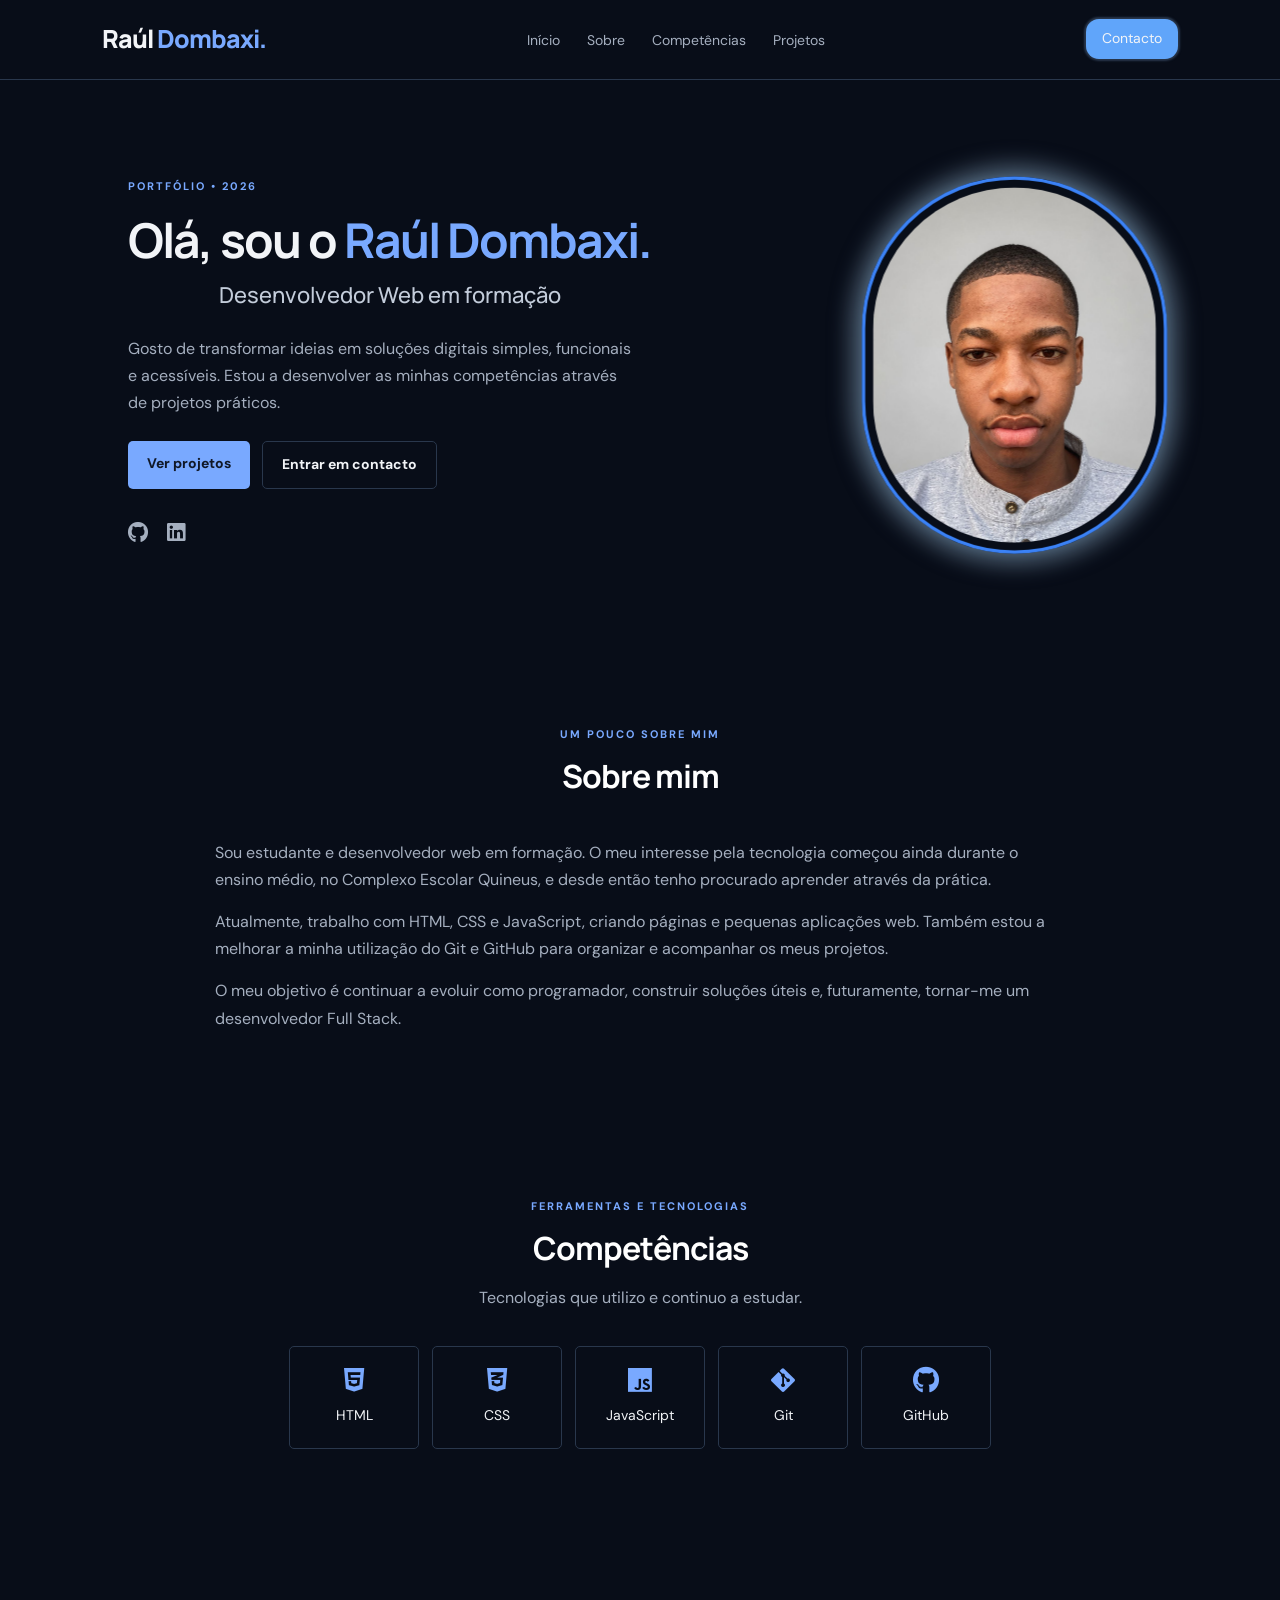
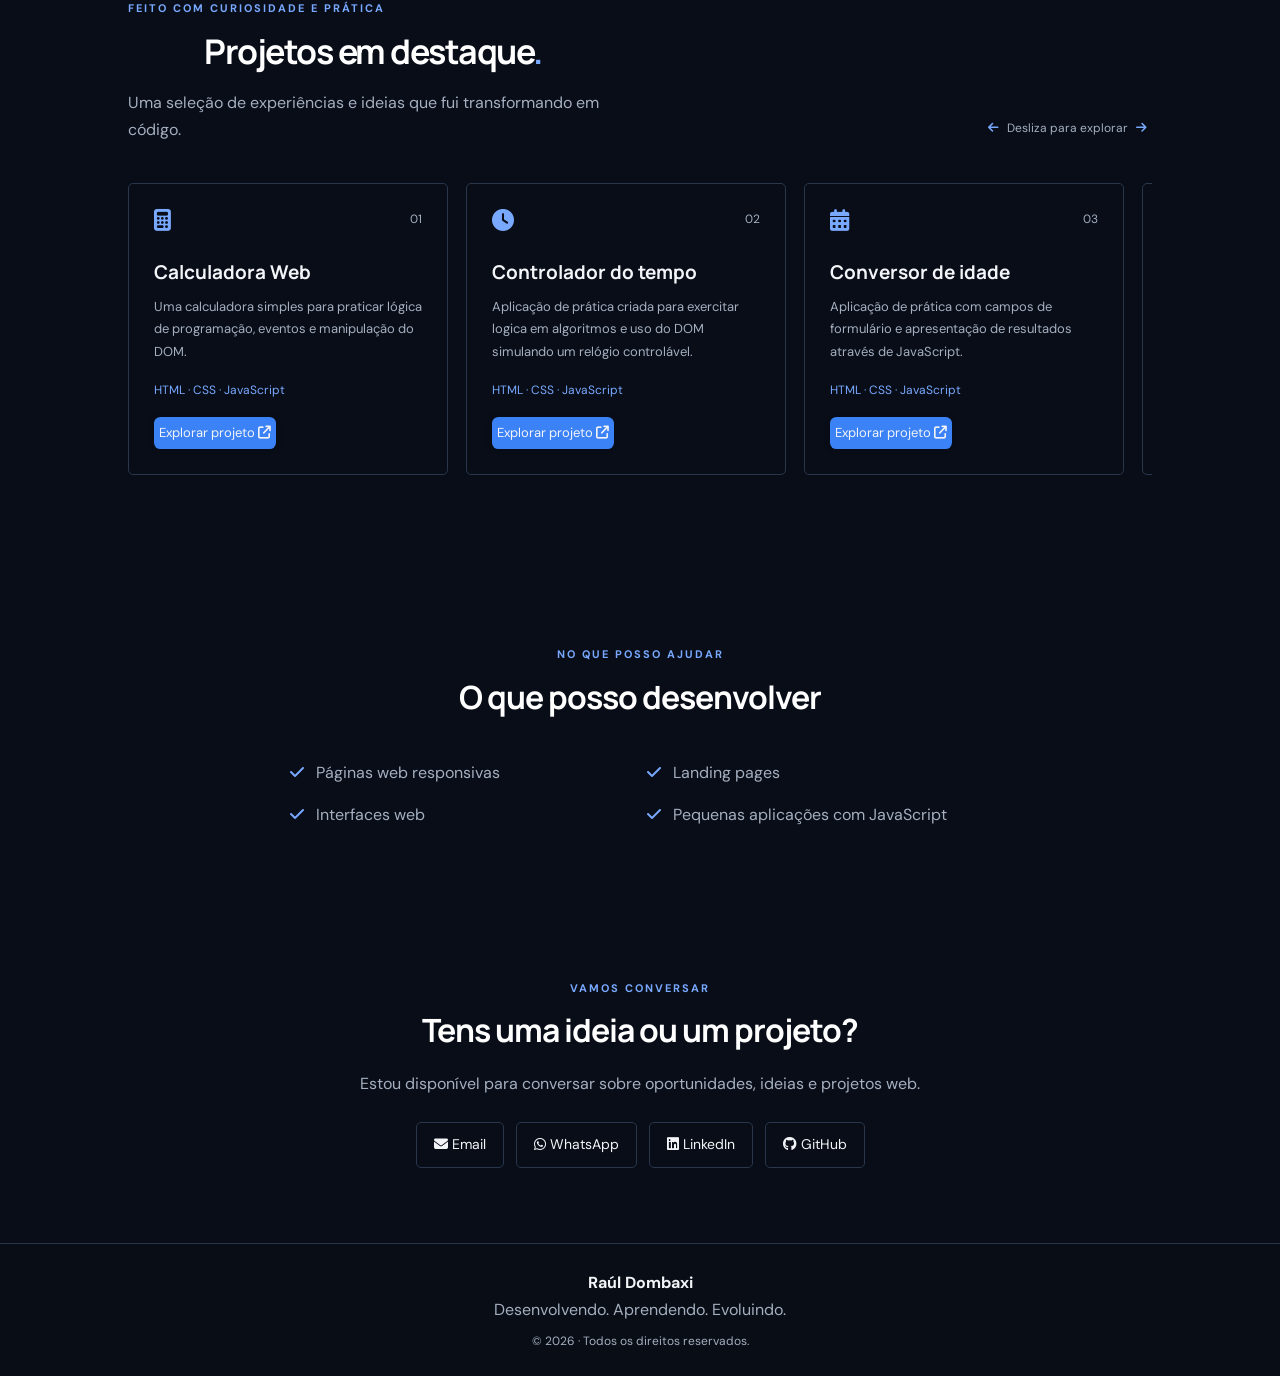
<file: index.html>
<!DOCTYPE html>
<html lang="pt">
<head>
  <meta charset="UTF-8">
  <meta name="viewport" content="width=device-width, initial-scale=1.0">
  <meta name="description" content="Portfólio de Raúl Dombaxi, desenvolvedor web em formação. Conheça os seus projetos e competências.">
  <meta name="robots" content="index,follow">
  <link rel="cannonical" href="https://raul-lac.vercel.app">


    <!--  FIM SEO -->

    <!-- INICIO OPEN GRAFICS -->
     <meta property="og:title"
content="Raúl Dombaxi | Desenvolvedor Web">

<meta property="og:description"
content="Portfólio de Raúl Dombaxi. Conheça os meus projetos e a minha jornada no desenvolvimento web.">
<meta property="og:image"
content="../img/image.png">
<meta property="og:url"
content="https://raul-dombaxi.vercel.app">
<meta property="og:type" content="website">
<meta property="og:site_name" content="Raúl Dombaxi">
<meta property="og:locale" content="pt_AO">

    <!-- FIM OPEN GRAFICS -->

  <title>Raúl Dombaxi | Desenvolvedor Web</title>
  <link rel="icon" sizes="180x180" href="/apple-touch-icon.png">
  <link rel="preconnect" href="https://fonts.googleapis.com">
  <link rel="preconnect" href="https://fonts.gstatic.com" crossorigin>
  <link href="https://fonts.googleapis.com/css2?family=DM+Sans:wght@400;500;600;700&family=Manrope:wght@500;600;700;800&display=swap" rel="stylesheet">
  <link rel="stylesheet" href="ferramentas/style/reset.css">
  <link rel="stylesheet" href="ferramentas/style/style.css">
  <link rel="stylesheet" href="https://cdnjs.cloudflare.com/ajax/libs/font-awesome/6.7.2/css/all.min.css">
</head>
<body>

  
  <header class="header">
    <a class="logo" href="#inicio">Raúl <span>Dombaxi.</span></a>
    <nav aria-label="Navegação principal">
      <ul>
        <li><a href="#inicio" class="mover">Início</a></li>
        <li><a href="#sobre">Sobre</a></li>
        <li><a href="#skills">Competências</a></li>
        <li><a href="#projectos">Projetos</a></li>
        
      </ul>
    </nav>
    <a href="#contacto" arial-label="botão de contacto">Contacto</a>
  </header>

  <main>
    <section class="inicio" id="inicio">
      <div class="inicio-texto">
        <p class="etiqueta">PORTFÓLIO • <span class="date-portofolio"></span></p>
        <h1>Olá, sou o <span>Raúl Dombaxi.</span></h1>
        <h2>Desenvolvedor Web em formação</h2>
        <p class="resumo">Gosto de transformar ideias em soluções digitais simples, funcionais e acessíveis. Estou a desenvolver as minhas competências através de projetos práticos.</p>
        <div class="botoes">
          <a class="botao principal" href="#projectos">Ver projetos</a>
          <a class="botao secundario" href="#contacto">Entrar em contacto</a>
        </div>

        <div class="redes">
          <a href="https://github.com/raulndombaxi19-commits" target="_blank" rel="noopener noreferrer" aria-label="GitHub"><i class="fa-brands fa-github"></i></a>
          <a href="https://www.linkedin.com/in/raul-dombaxi-a21a14431" target="_blank" rel="noopener noreferrer" aria-label="LinkedIn"><i class="fa-brands fa-linkedin"></i></a>
        </div>

      </div>
      
      <div class="inicio-imagem">
        <img src="img/image.png" alt="Fotografia de Raúl Dombaxi">
      </div>
    </section>

    <section class="secao sobre" id="sobre">
      <div class="titulo-secao">
        <p class="etiqueta">UM POUCO SOBRE MIM</p>
        <h2>Sobre mim</h2>
      </div>
      <div class="sobre-conteudo">
        <p>Sou estudante e desenvolvedor web em formação. O meu interesse pela tecnologia começou ainda durante o ensino médio, no Complexo Escolar Quineus, e desde então tenho procurado aprender através da prática.</p>
        <p>Atualmente, trabalho com HTML, CSS e JavaScript, criando páginas e pequenas aplicações web. Também estou a melhorar a minha utilização do Git e GitHub para organizar e acompanhar os meus projetos.</p>
        <p>O meu objetivo é continuar a evoluir como programador, construir soluções úteis e, futuramente, tornar-me um desenvolvedor Full Stack.</p>
      </div>
    </section>

    <section class="secao" id="skills">
      <div class="titulo-secao">
        <p class="etiqueta">FERRAMENTAS E TECNOLOGIAS</p>
        <h2>Competências</h2>
        <p class="subtexto">Tecnologias que utilizo e continuo a estudar.</p>
      </div>
      <div class="skills-lista">
        <div class="skill"><i class="fa-brands fa-html5"></i><span>HTML</span></div>
        <div class="skill"><i class="fa-brands fa-css3-alt"></i><span>CSS</span></div>
        <div class="skill"><i class="fa-brands fa-js"></i><span>JavaScript</span></div>
        <div class="skill"><i class="fa-brands fa-git-alt"></i><span>Git</span></div>
        <div class="skill"><i class="fa-brands fa-github"></i><span>GitHub</span></div>
      </div>
    </section>

    <section class="secao" id="projectos">
      <div class="titulo-secao titulo-projectos">
        <div>
          <p class="etiqueta">FEITO COM CURIOSIDADE E PRÁTICA</p>
          <h2>Projetos em destaque<span>.</span></h2>
          <p class="subtexto">Uma seleção de experiências e ideias que fui transformando em código.</p>
        </div>
        <p class="dica-scroll"><i class="fa-solid fa-arrow-left"></i> Desliza para explorar <i class="fa-solid fa-arrow-right"></i></p>
      </div>
      <div class="projetos-lista">
       
        <article class="projeto">
          <div class="projeto-topo"><i class="fa-solid fa-calculator"></i><span>01</span></div>
          <h3>Calculadora Web</h3>
          <p>Uma calculadora simples para praticar lógica de programação, eventos e manipulação do DOM.</p>
          <p class="tecnologias-projeto">HTML · CSS · JavaScript</p>
          <a href="projectos/calculadora.html">Explorar projeto <i class="fa-solid fa-arrow-up-right-from-square"></i></a>
        </article>

        <article class="projeto">
          <div class="projeto-topo"><i class="fa-solid fa-clock"></i><span>02</span></div>
          <h3>Controlador do tempo</h3>
          <p>Aplicação de prática criada para exercitar logica em algoritmos e uso do DOM simulando um relógio controlável.</p>
          <p class="tecnologias-projeto">HTML · CSS · JavaScript</p>
          <a href="projectos/relogio.html">Explorar projeto <i class="fa-solid fa-arrow-up-right-from-square"></i></a>
        </article>
        
       
        <article class="projeto">
          <div class="projeto-topo"><i class="fa-solid fa-calendar-days"></i><span>03</span></div>
          <h3>Conversor de idade</h3>
          <p>Aplicação de prática com campos de formulário e apresentação de resultados através de JavaScript.</p>
          <p class="tecnologias-projeto">HTML · CSS · JavaScript</p>
          <a href="#">Explorar projeto <i class="fa-solid fa-arrow-up-right-from-square"></i></a>
        </article>
        
        <article class="projeto">
          <div class="projeto-topo"><i class="fa-solid fa-wifi"></i><span>04</span></div>
          <h3>Deepnet</h3>
          <p>Landing page criada para marketing deserviços e produtos.</p>
          <p class="tecnologias-projeto">HTML · CSS · JavaScript</p>
          <a href="https://deepnet-fibra.netlify.app">Explorar projeto <i class="fa-solid fa-arrow-up-right-from-square"></i></a>
        </article>
       
        <article class="projeto">
          <div class="projeto-topo"><i class="fa-solid fa-school"></i><span>05</span></div>
          <h3>IMPPQ</h3>
          <p>Portal online Website desenvolvido para apresentar informações, cursos e serviços de uma instituição de ensino.</p>
          <p class="tecnologias-projeto">HTML · CSS · JavaScript</p>
          <a href="projectos/QUINEUS_PROJECT/Projecto/Home.html">Explorar projeto <i class="fa-solid fa-arrow-up-right-from-square"></i></a>
        </article>

       <article class="projeto">
    <div class="projeto-topo">
        <i class="fa-solid fa-mug-hot"></i>
        <span>06</span>
    </div>

    <h3>Cafetária Horizonte</h3>
    <p>Website moderno desenvolvido para apresentar os produtos, serviços e a identidade da Cafetária Horizonte.</p>
    <p class="tecnologias-projeto">HTML · CSS · JavaScript</p>
    <a href="https://cafetaria-horizonte.netlify.app/">
        Explorar projeto <i class="fa-solid fa-arrow-up-right-from-square"></i>
    </a>
</article>

<article class="projeto">
    <div class="projeto-topo">
        <i class="fa-brands fa-apple"></i>
        <span>07</span>
    </div>

    <h3>Apple Clone</h3>
    <p>Projeto criado para praticar desenvolvimento front-end através da recriação da interface de um site moderno.</p>
    <p class="tecnologias-projeto">HTML · CSS · JavaScript</p>
    <a href="projectos/site-apple-clone/index.html">
        Explorar projeto <i class="fa-solid fa-arrow-up-right-from-square"></i>
    </a>
</article>
      
      
      </div>
    </section>

    <section class="secao servicos">
      <div class="titulo-secao">
        <p class="etiqueta">NO QUE POSSO AJUDAR</p>
        <h2>O que posso desenvolver</h2>
      </div>
      <ul>
        <li><i class="fa-solid fa-check"></i> Páginas web responsivas</li>
        <li><i class="fa-solid fa-check"></i> Landing pages</li>
        <li><i class="fa-solid fa-check"></i> Interfaces web</li>
        <li><i class="fa-solid fa-check"></i> Pequenas aplicações com JavaScript</li>
      </ul>
    </section>

    <section class="contacto" id="contacto">
      <p class="etiqueta">VAMOS CONVERSAR</p>
      <h2>Tens uma ideia ou um projeto?</h2>
      <p>Estou disponível para conversar sobre oportunidades, ideias e projetos web.</p>
      
      <div class="contactos-lista">
      
        <a href="mailto:raulndombaxi19@gmail.com"><i class="fa-solid fa-envelope"></i> Email</a>
      
        <a href="https://wa.me/244942252523" target="_blank" rel="noopener noreferrer"><i class="fa-brands fa-whatsapp"></i> WhatsApp</a>
      
        <a href="https://www.linkedin.com/in/raul-dombaxi-a21a14431" target="_blank" rel="noopener noreferrer"><i class="fa-brands fa-linkedin"></i> LinkedIn</a>
       
        <a href="https://github.com/Raúl-Dombaxi16" target="_blank" rel="noopener noreferrer"><i class="fa-brands fa-github"></i> GitHub</a>
      
      </div>
    </section>
  </main>

  <footer>
    <p><strong>Raúl Dombaxi</strong></p>
    <p>Desenvolvendo. Aprendendo. Evoluindo.</p>
    <p class="copyright">© <span class="date-portofolio"></span> · Todos os direitos reservados.</p>
  </footer>
  <script src="ferramentas/Js/script.js" ></script>
</body>
</html>
</file>
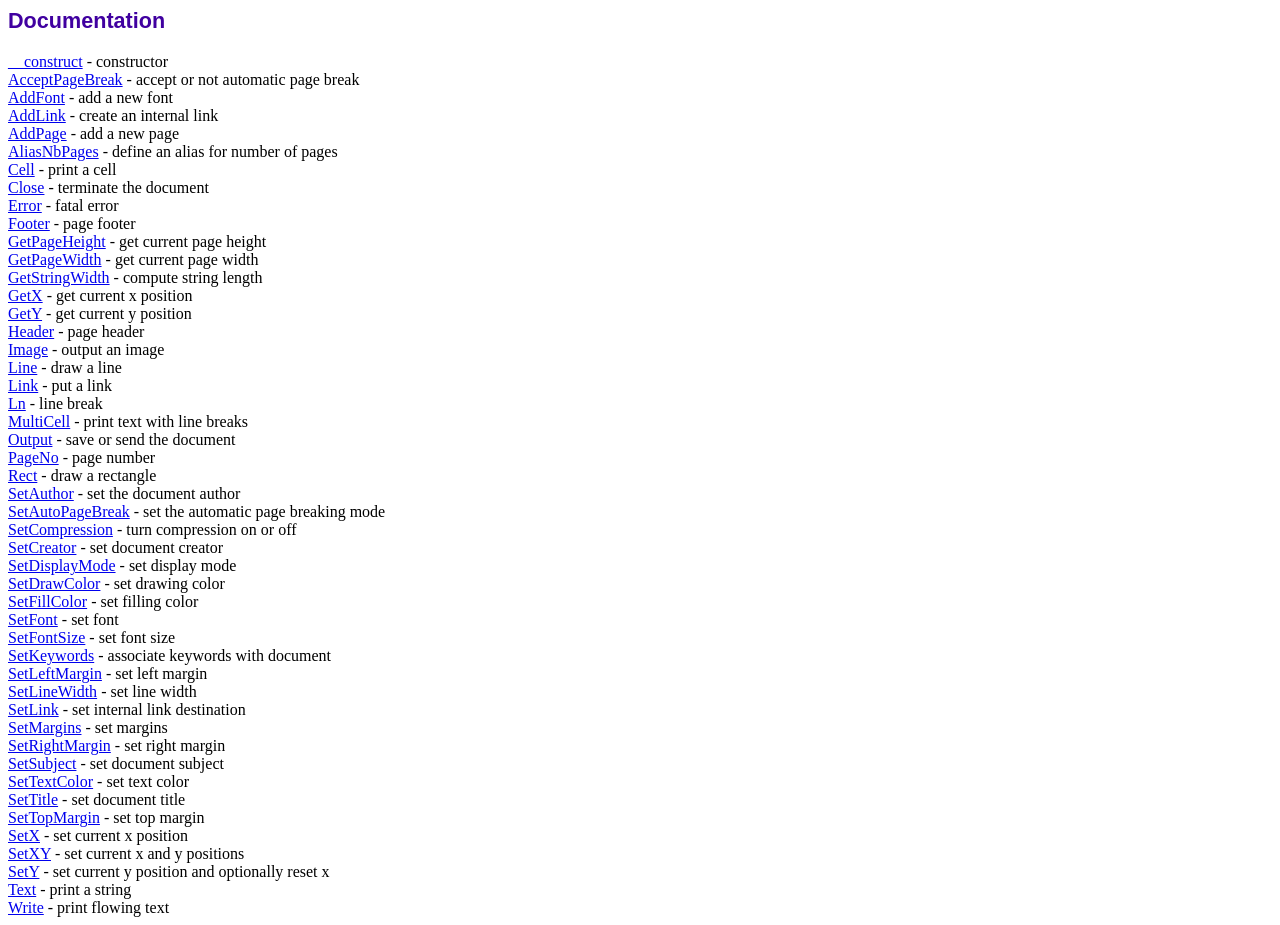
<file: projectos/QUINEUS_PROJECT/Projecto/fpdf19/doc/index.htm>
<!DOCTYPE html PUBLIC "-//W3C//DTD HTML 4.01 Transitional//EN">
<html>
<head>
<meta http-equiv="Content-Type" content="text/html; charset=UTF-8">
<title>Documentation</title>
<link type="text/css" rel="stylesheet" href="../fpdf.css">
</head>
<body>
<h1>Documentation</h1>
<a href="__construct.htm">__construct</a> - constructor<br>
<a href="acceptpagebreak.htm">AcceptPageBreak</a> - accept or not automatic page break<br>
<a href="addfont.htm">AddFont</a> - add a new font<br>
<a href="addlink.htm">AddLink</a> - create an internal link<br>
<a href="addpage.htm">AddPage</a> - add a new page<br>
<a href="aliasnbpages.htm">AliasNbPages</a> - define an alias for number of pages<br>
<a href="cell.htm">Cell</a> - print a cell<br>
<a href="close.htm">Close</a> - terminate the document<br>
<a href="error.htm">Error</a> - fatal error<br>
<a href="footer.htm">Footer</a> - page footer<br>
<a href="getpageheight.htm">GetPageHeight</a> - get current page height<br>
<a href="getpagewidth.htm">GetPageWidth</a> - get current page width<br>
<a href="getstringwidth.htm">GetStringWidth</a> - compute string length<br>
<a href="getx.htm">GetX</a> - get current x position<br>
<a href="gety.htm">GetY</a> - get current y position<br>
<a href="header.htm">Header</a> - page header<br>
<a href="image.htm">Image</a> - output an image<br>
<a href="line.htm">Line</a> - draw a line<br>
<a href="link.htm">Link</a> - put a link<br>
<a href="ln.htm">Ln</a> - line break<br>
<a href="multicell.htm">MultiCell</a> - print text with line breaks<br>
<a href="output.htm">Output</a> - save or send the document<br>
<a href="pageno.htm">PageNo</a> - page number<br>
<a href="rect.htm">Rect</a> - draw a rectangle<br>
<a href="setauthor.htm">SetAuthor</a> - set the document author<br>
<a href="setautopagebreak.htm">SetAutoPageBreak</a> - set the automatic page breaking mode<br>
<a href="setcompression.htm">SetCompression</a> - turn compression on or off<br>
<a href="setcreator.htm">SetCreator</a> - set document creator<br>
<a href="setdisplaymode.htm">SetDisplayMode</a> - set display mode<br>
<a href="setdrawcolor.htm">SetDrawColor</a> - set drawing color<br>
<a href="setfillcolor.htm">SetFillColor</a> - set filling color<br>
<a href="setfont.htm">SetFont</a> - set font<br>
<a href="setfontsize.htm">SetFontSize</a> - set font size<br>
<a href="setkeywords.htm">SetKeywords</a> - associate keywords with document<br>
<a href="setleftmargin.htm">SetLeftMargin</a> - set left margin<br>
<a href="setlinewidth.htm">SetLineWidth</a> - set line width<br>
<a href="setlink.htm">SetLink</a> - set internal link destination<br>
<a href="setmargins.htm">SetMargins</a> - set margins<br>
<a href="setrightmargin.htm">SetRightMargin</a> - set right margin<br>
<a href="setsubject.htm">SetSubject</a> - set document subject<br>
<a href="settextcolor.htm">SetTextColor</a> - set text color<br>
<a href="settitle.htm">SetTitle</a> - set document title<br>
<a href="settopmargin.htm">SetTopMargin</a> - set top margin<br>
<a href="setx.htm">SetX</a> - set current x position<br>
<a href="setxy.htm">SetXY</a> - set current x and y positions<br>
<a href="sety.htm">SetY</a> - set current y position and optionally reset x<br>
<a href="text.htm">Text</a> - print a string<br>
<a href="write.htm">Write</a> - print flowing text<br>
</body>
</html>
</file>
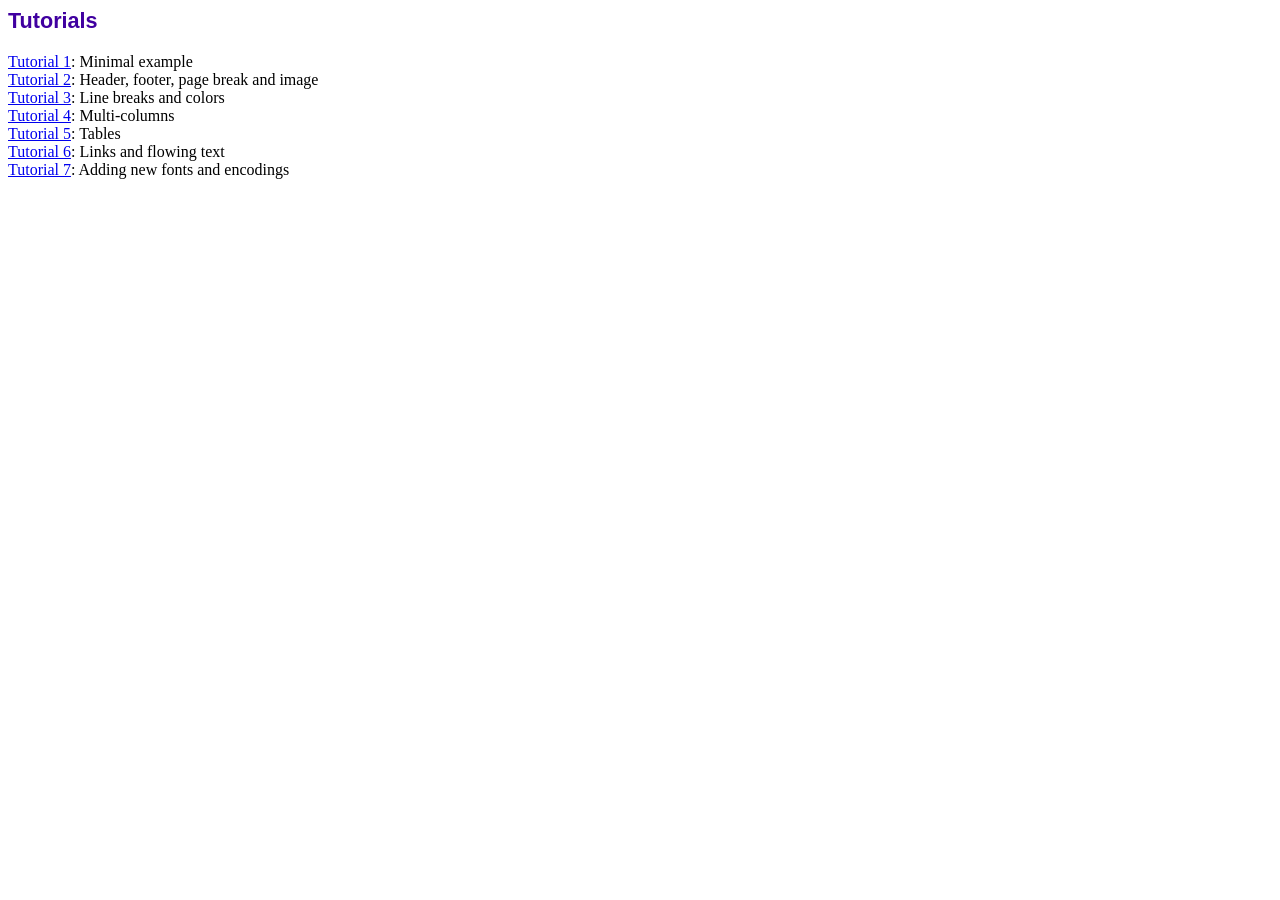
<file: projectos/QUINEUS_PROJECT/Projecto/fpdf19/tutorial/index.htm>
<!DOCTYPE html PUBLIC "-//W3C//DTD HTML 4.01 Transitional//EN">
<html>
<head>
<meta http-equiv="Content-Type" content="text/html; charset=UTF-8">
<title>Tutorials</title>
<link type="text/css" rel="stylesheet" href="../fpdf.css">
</head>
<body>
<h1>Tutorials</h1>
<ul style="list-style-type:none; margin-left:0; padding-left:0">
<li><a href="tuto1.htm">Tutorial 1</a>: Minimal example</li>
<li><a href="tuto2.htm">Tutorial 2</a>: Header, footer, page break and image</li>
<li><a href="tuto3.htm">Tutorial 3</a>: Line breaks and colors</li>
<li><a href="tuto4.htm">Tutorial 4</a>: Multi-columns</li>
<li><a href="tuto5.htm">Tutorial 5</a>: Tables</li>
<li><a href="tuto6.htm">Tutorial 6</a>: Links and flowing text</li>
<li><a href="tuto7.htm">Tutorial 7</a>: Adding new fonts and encodings</li>
</ul>
</body>
</html>
</file>
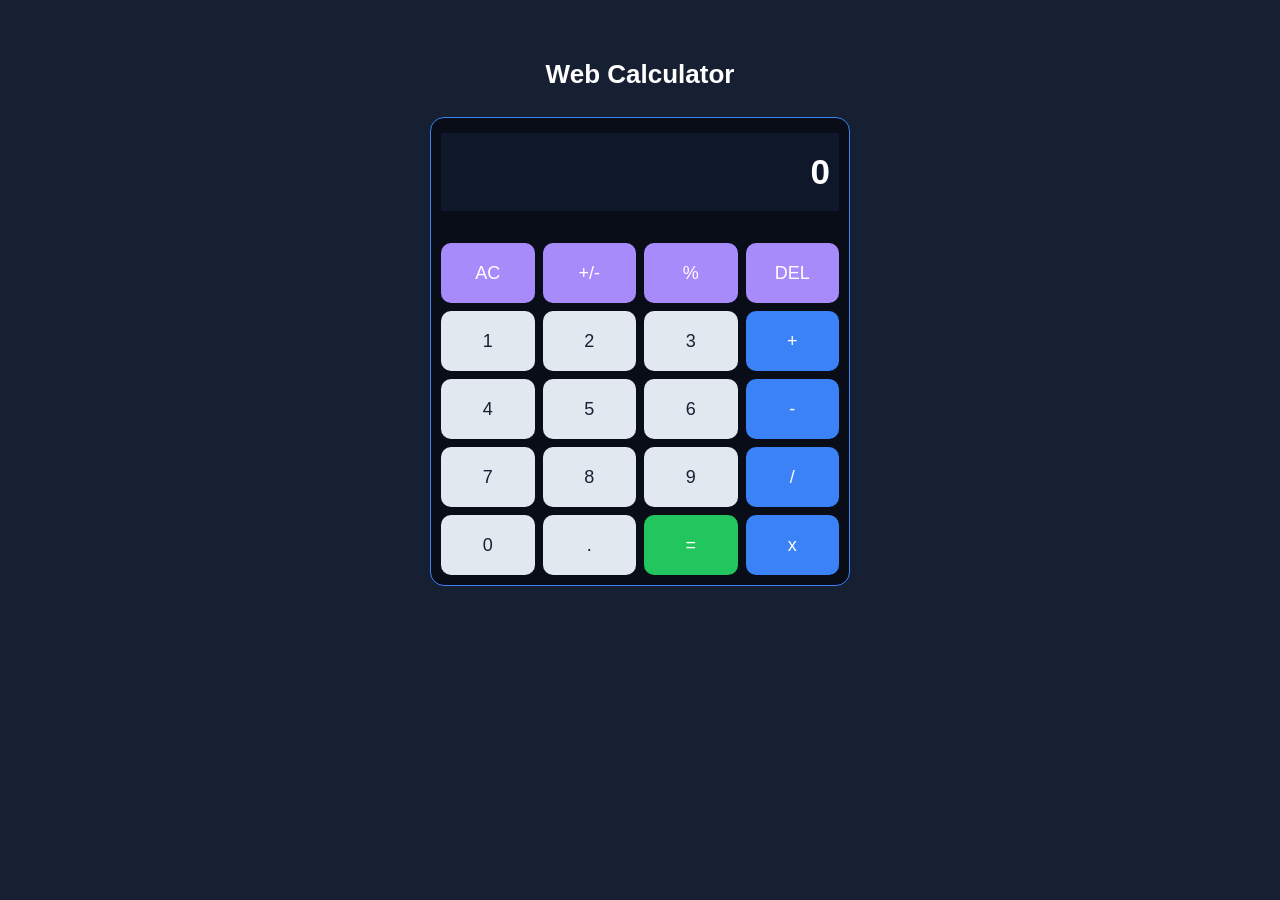
<file: projectos/calculadora.html>
<!DOCTYPE html>
<html>

<head>
  <meta charset="UTF-8">
  <meta name="viewport" content="width=device-width, initial-scale=1">
  <link rel="stylesheet" href="../ferramentas/style/style.css">
  <style>
  
 
  </style>
  <title></title>
</head>

<body class="calculator">
  <h2>Web Calculator</h2>
  <section class="art">
    <section class="display">
      0
    </section><br>
    <section class="controles">
      <button class="operador_el" id="Eliminar">AC</button>
      <button class="operador_elo" id="alterar" >+/-</button>
      <button class="operador_elo" id="porcentos">%</button>
      <button class="operador_el">DEL</button>
      <button class="btn" data-number="1">1</button>
      <button class="btn" data-number="2">2</button>
      <button class="btn" data-number="3">3</button>
      <button class="operadores">+</button>
      <button class="btn" data-number="4">4</button>
      <button class="btn" data-number="5">5</button>
      <button class="btn" data-number="6">6</button>
      <button class="operadores">-</button>
      <button class="btn" data-number="7">7</button>
      <button class="btn" data-number="8">8 </button>
      <button class="btn" data-number="9">9</button>
      <button class="operadores">/</button>
      <button class="btn" data-number="0">0</button>
      <button class="btn" data-number=".">.</button>
      <button class="igual">=</button>
      <button class="operadores">x</button>
    
    </section>
  </section>
 <script src="../ferramentas/Js/calculadora.js"></script>
</body>

</html>
</file>
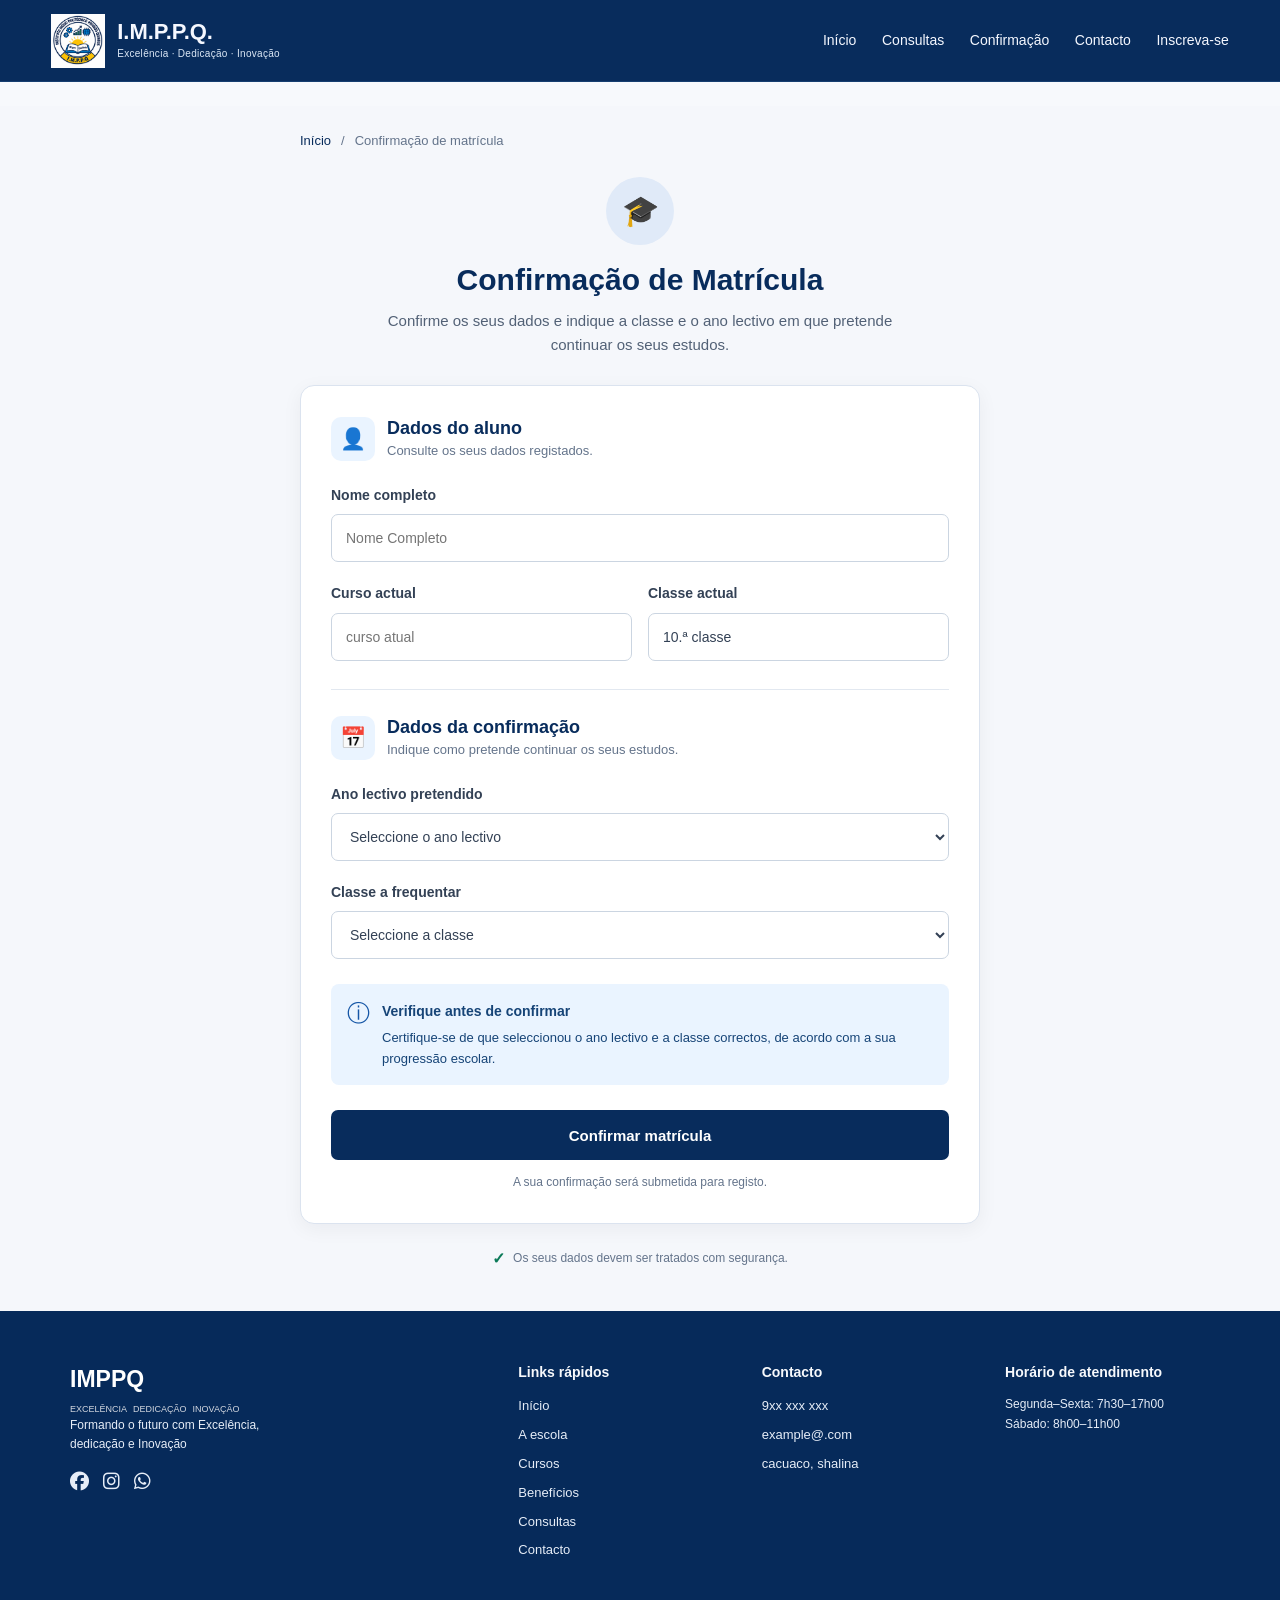
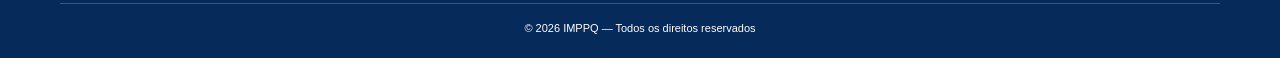
<file: projectos/QUINEUS_PROJECT/Projecto/confirmacao.html>
<!DOCTYPE html>
<html lang="pt">
<head>
    <meta charset="UTF-8">
    <meta name="viewport" content="width=device-width, initial-scale=1.0">

    <title>Confirmação de Matrícula | I.M.P.P.Q.</title>
    <link rel="stylesheet" href="https://cdnjs.cloudflare.com/ajax/libs/font-awesome/6.7.2/css/all.min.css">
    
    <link rel="stylesheet" href="materiais/estilos.css">
</head>
<body>

    <div id="confirmacao">

        <header class="cabecalho-partilhado">
    <a href="Home.php" class="marca" aria-label="Página inicial do I.M.P.P.Q.">
        <img src="img/logo.png" alt="Logótipo do I.M.P.P.Q.">
        <div class="marca-texto">
            <h2>I.M.P.P.Q.</h2>
            <p>Excelência · Dedicação · Inovação</p>
        </div>
    </a>

    <nav class="navegacao" aria-label="Navegação principal">
        <a href="Home.html">Início</a>
        <a href="consultas.html">Consultas</a>
        <a href="confirmacao.html">Confirmação</a>
        <a href="https://wa.me/942252523">Contacto</a>
        <a href="cadastre.html">Inscreva-se</a>
    </nav>
</header>

        <!-- Conteúdo principal -->
        <main class="principal">

            <!-- Navegação -->
            <div class="caminho">
                <a href="Home.html">Início</a>
                <span>/</span>
                <span>Confirmação de matrícula</span>
            </div>

            <!-- Introdução -->
            <section class="introducao">

                <div class="icone-principal">
                    <span>🎓</span>
                </div>

                <h1>Confirmação de Matrícula</h1>

                <p>
                    Confirme os seus dados e indique a classe e o ano
                    lectivo em que pretende continuar os seus estudos.
                </p>

            </section>

            <!-- Formulário de confirmação -->
            <section class="cartao">

                <form action="#" method="post">

                    <!-- Dados do aluno -->
                    <div class="titulo-seccao">

                        <span class="icone-seccao">👤</span>

                        <div>
                            <h2>Dados do aluno</h2>
                            <p>Consulte os seus dados registados.</p>
                        </div>

                    </div>

                    <div class="campo">
                        <label for="nome">Nome completo</label>

                        <input
                            type="text"
                            id="nome"
                            name="nome"
                            value=""
                            placeholder="Nome Completo"
                        
                        >
                    </div>

                    <div class="campos-duplos">

                        <div class="campo">
                            <label for="curso">Curso actual</label>

                            <input
                                type="text"
                                id="curso"
                                name="curso"
                                value=""
                                placeholder="curso atual"
                        
                            >
                        </div>

                        <div class="campo">
                            <label for="classe_atual">Classe actual</label>

                            <input
                                type="text"
                                id="classe_atual"
                                name="classe"
                                value="10.ª classe"
                            
                            >
                        </div>

                    </div>

                    <div class="separador"></div>

                    <!-- Dados da confirmação -->
                    <div class="titulo-seccao">

                        <span class="icone-seccao">📅</span>

                        <div>
                            <h2>Dados da confirmação</h2>
                            <p>
                                Indique como pretende continuar os seus estudos.
                            </p>
                        </div>

                    </div>

                    <!-- Ano lectivo -->
                    <div class="campo">
                        <label for="ano_lectivo">
                            Ano lectivo pretendido
                        </label>

                        <select
                            id="ano_lectivo"
                            name="ano_lectivo"
                            required
                        >
                            <option value="">
                                Seleccione o ano lectivo
                            </option>

                            <option value="2027/2028">
                                2027/2028
                            </option>

                            <option value="2028/2029">
                                2028/2029
                            </option>
                        </select>
                    </div>

                    <!-- Classe pretendida -->
                    <div class="campo">
                        <label for="classe_pretendida">
                            Classe a frequentar
                        </label>

                        <select
                            id="classe_pretendida"
                            name="classe_pretendida"
                            required
                        >
                            <option value="">
                                Seleccione a classe
                            </option>

                            <option value="10.ª classe">
                                10.ª classe
                            </option>

                            <option value="11.ª classe">
                                11.ª classe
                            </option>

                            <option value="12.ª classe">
                                12.ª classe
                            </option>

                            <option value="13.ª classe">
                                13.ª classe
                            </option>
                        </select>
                    </div>

                    <!-- Aviso -->
                    <div class="aviso">

                        <span class="aviso-icone">ⓘ</span>

                        <div>
                            <h3>Verifique antes de confirmar</h3>

                            <p>
                                Certifique-se de que seleccionou o ano
                                lectivo e a classe correctos, de acordo
                                com a sua progressão escolar.
                            </p>
                        </div>

                    </div>

                    <!-- Botão -->
                    <button
                        type="submit"
                        class="botao-confirmar"
                    >
                        Confirmar matrícula
                    </button>

                    <p class="nota">
                        A sua confirmação será submetida para registo.
                    </p>

                </form>

            </section>

            <!-- Segurança -->
            <div class="seguranca">
                <span>✓</span>

                <p>
                    Os seus dados devem ser tratados com segurança.
                </p>
            </div>

        </main>

        <!-- Rodapé -->
        <footer class="site-footer">
  <div class="foot_container">
    <section class="footer_child1">
      <h2>IMPPQ</h2>
      <ul class="menu1">
        <li>EXCELÊNCIA</li>
        <li class="ter">DEDICAÇÃO</li>
        <li class="ter">INOVAÇÃO</li>
      </ul>
      <p>Formando o futuro com Excelência,<br>dedicação e Inovação</p>
      <div class="footer-social">
        <a href="#" aria-label="Facebook"><i class="fa-brands fa-facebook" aria-hidden="true"></i></a>
        <a href="#" aria-label="Instagram"><i class="fa-brands fa-instagram" aria-hidden="true"></i></a>
        <a href="https://wa.me/942252523" aria-label="WhatsApp"><i class="fa-brands fa-whatsapp" aria-hidden="true"></i></a>
      </div>
    </section>
    <section class="footer_child2">
      <h3>Links rápidos</h3>
      <ul>
        <li><a href="Home.php#inicio">Início</a></li>
        <li><a href="Home.php#escola">A escola</a></li>
        <li><a href="Home.php#cursos">Cursos</a></li>
        <li><a href="Home.php#recursos">Benefícios</a></li>
        <li><a href="consultas.php">Consultas</a></li>
        <li><a href="https://wa.me/942252523">Contacto</a></li>
      </ul>
    </section>
    <section class="footer_child3">
      <h3>Contacto</h3>
      <ul>
        <li><span>9xx xxx xxx</span></li>
        <li><span>example@.com</span></li>
        <li><span>cacuaco, shalina</span></li>
      </ul>
    </section>
    <section class="footer_4">
      <h3>Horário de atendimento</h3>
      <p>Segunda–Sexta: 7h30–17h00</p>
      <p>Sábado: 8h00–11h00</p>
    </section>
  </div>
  <p class="slr">© 2026 IMPPQ — Todos os direitos reservados</p>
</footer>


    </div>

</body>
</html>
</file>
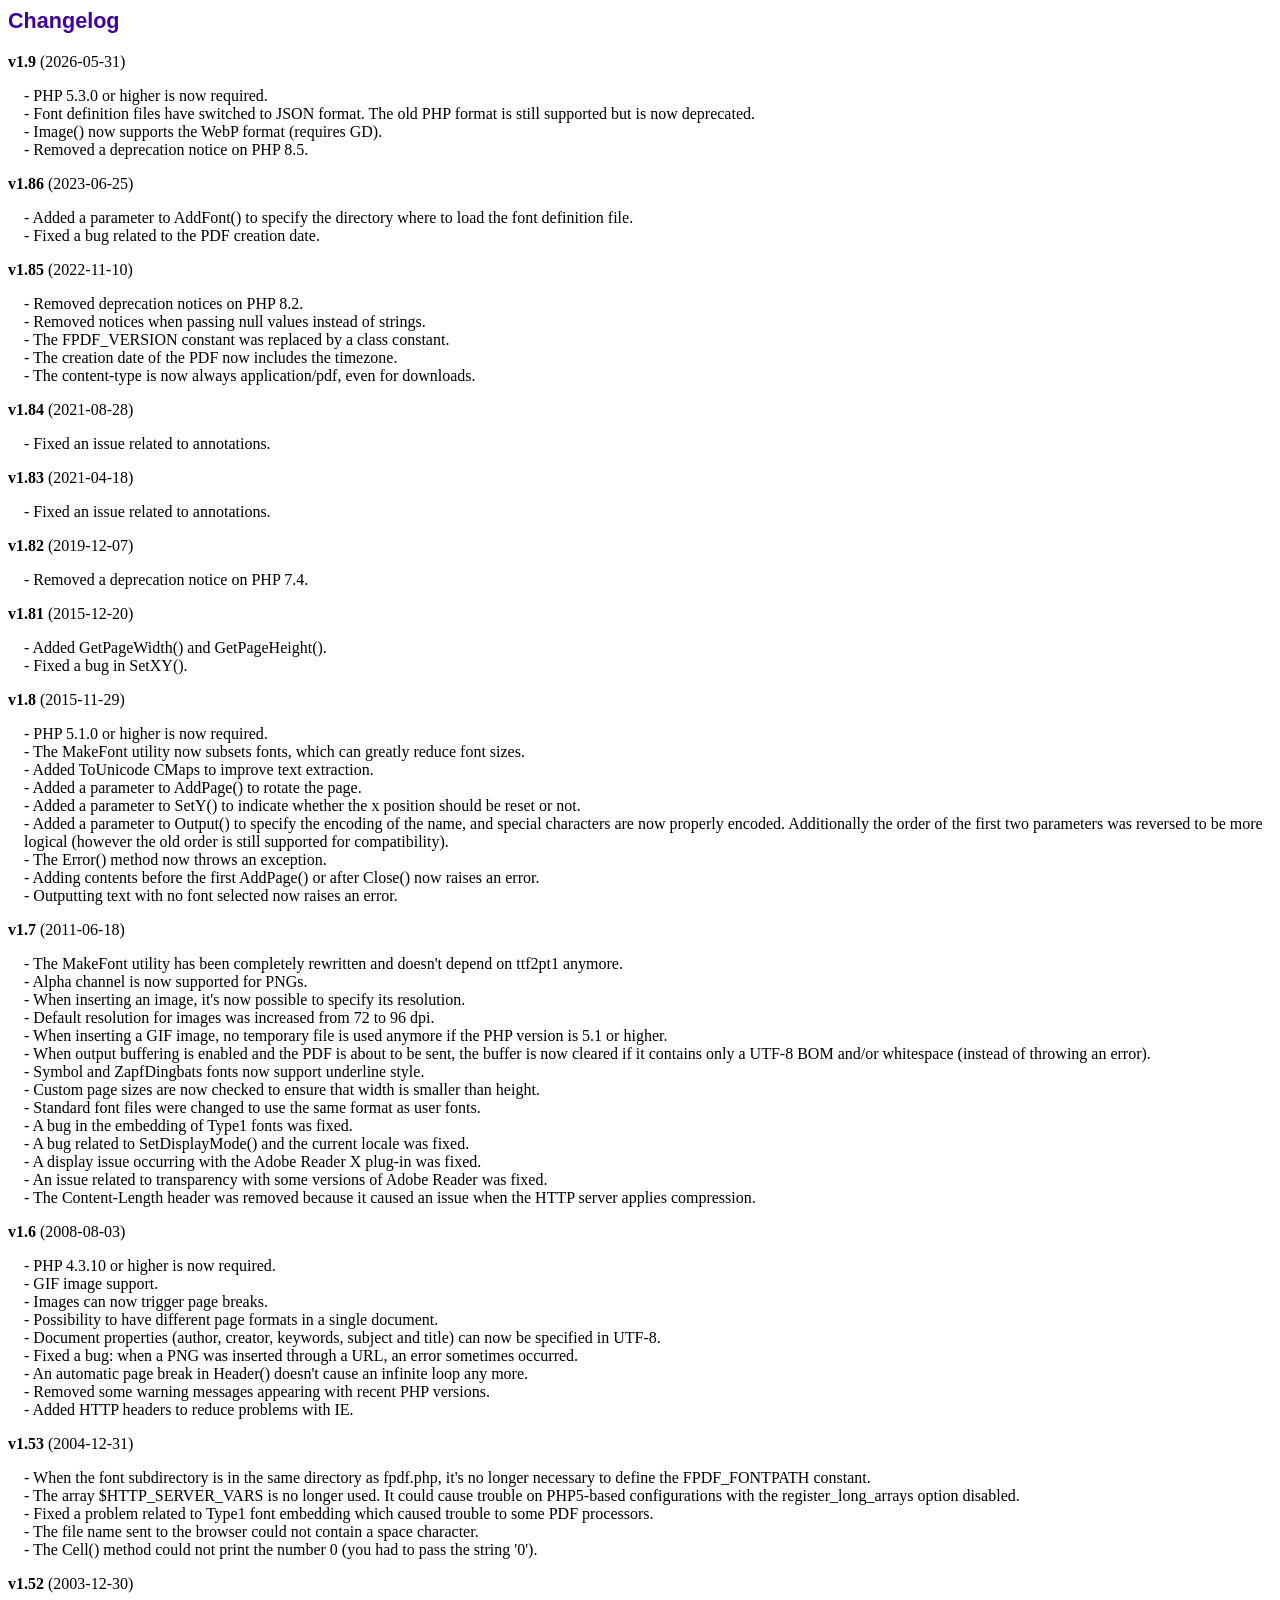
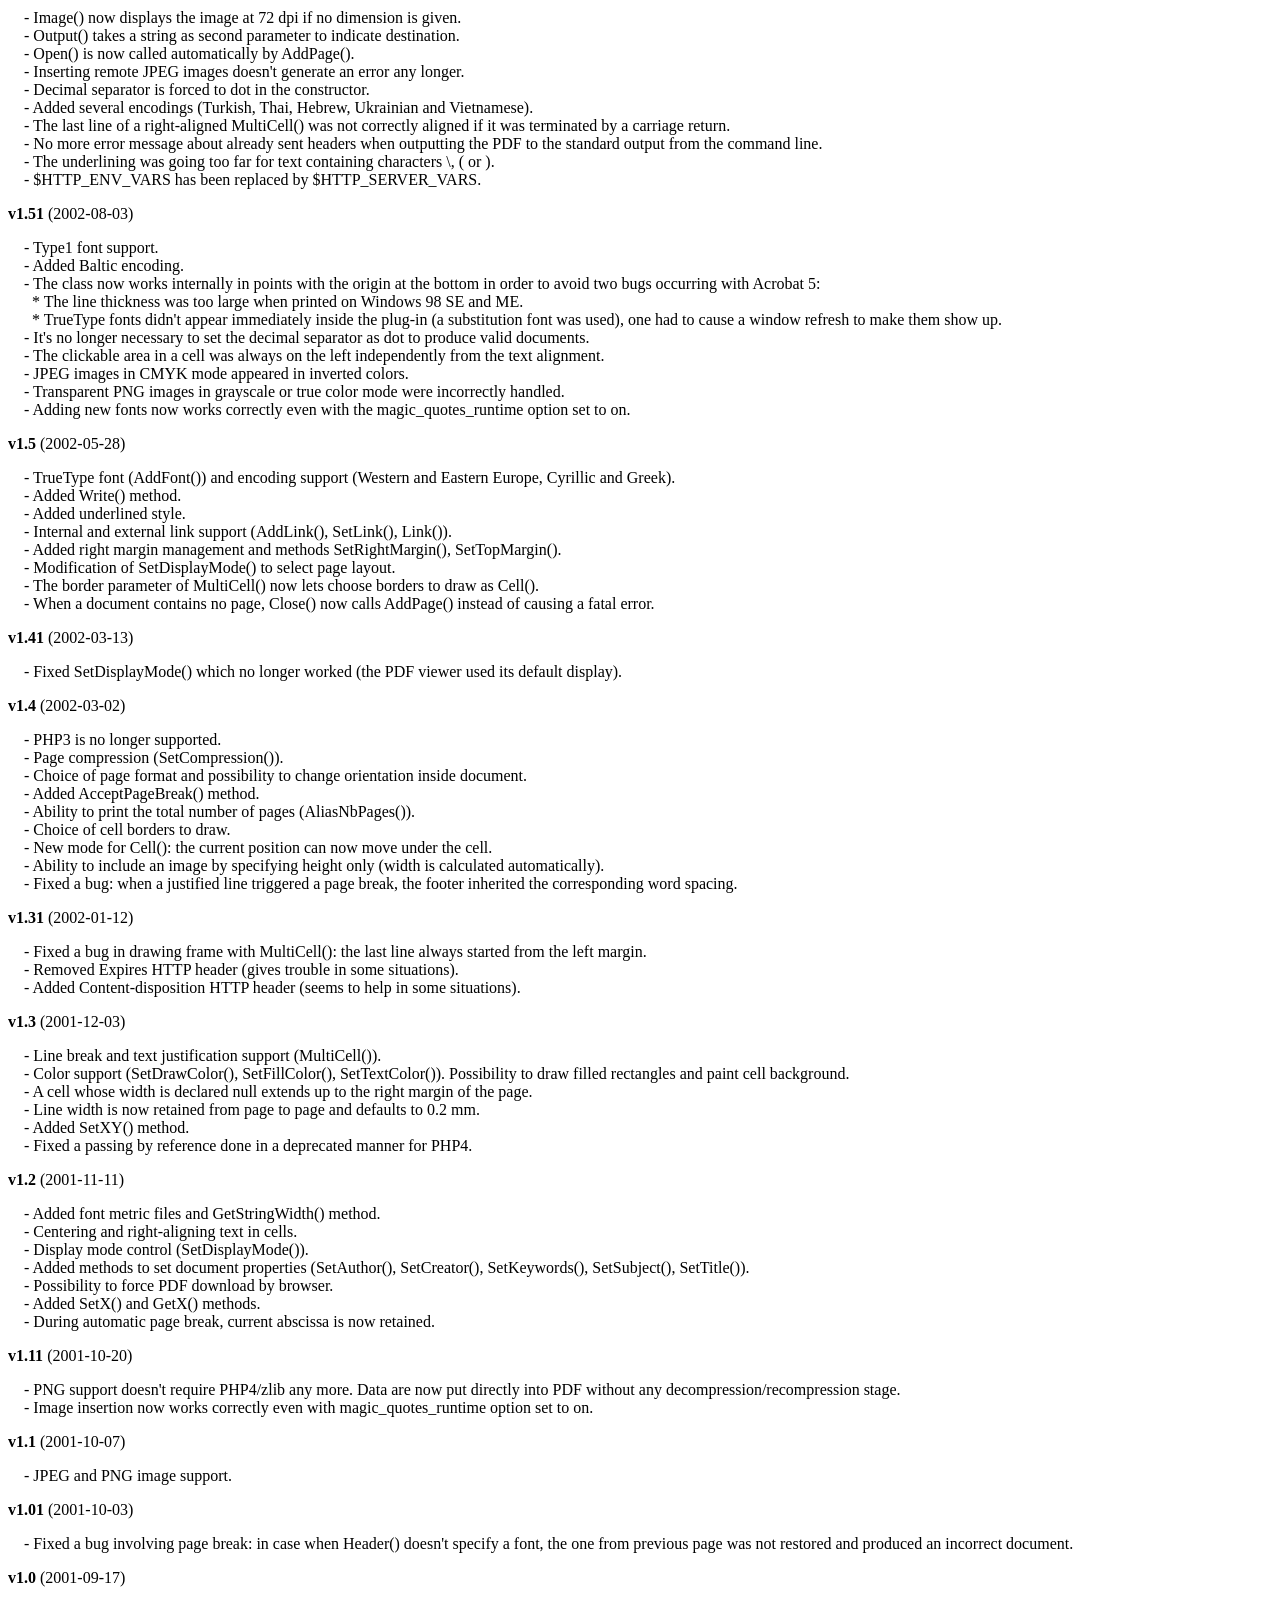
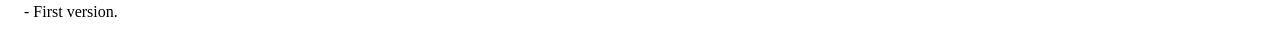
<file: projectos/QUINEUS_PROJECT/Projecto/fpdf19/changelog.htm>
<!DOCTYPE html PUBLIC "-//W3C//DTD HTML 4.01 Transitional//EN">
<html>
<head>
<meta http-equiv="Content-Type" content="text/html; charset=UTF-8">
<title>Changelog</title>
<link type="text/css" rel="stylesheet" href="fpdf.css">
<style type="text/css">
dd {margin:1em 0 1em 1em}
</style>
</head>
<body>
<h1>Changelog</h1>
<dl>
<dt><strong>v1.9</strong> (2026-05-31)</dt>
<dd>
- PHP 5.3.0 or higher is now required.<br>
- Font definition files have switched to JSON format. The old PHP format is still supported but is now deprecated.<br>
- Image() now supports the WebP format (requires GD).<br>
- Removed a deprecation notice on PHP 8.5.<br>
</dd>
<dt><strong>v1.86</strong> (2023-06-25)</dt>
<dd>
- Added a parameter to AddFont() to specify the directory where to load the font definition file.<br>
- Fixed a bug related to the PDF creation date.<br>
</dd>
<dt><strong>v1.85</strong> (2022-11-10)</dt>
<dd>
- Removed deprecation notices on PHP 8.2.<br>
- Removed notices when passing null values instead of strings.<br>
- The FPDF_VERSION constant was replaced by a class constant.<br>
- The creation date of the PDF now includes the timezone.<br>
- The content-type is now always application/pdf, even for downloads.<br>
</dd>
<dt><strong>v1.84</strong> (2021-08-28)</dt>
<dd>
- Fixed an issue related to annotations.<br>
</dd>
<dt><strong>v1.83</strong> (2021-04-18)</dt>
<dd>
- Fixed an issue related to annotations.<br>
</dd>
<dt><strong>v1.82</strong> (2019-12-07)</dt>
<dd>
- Removed a deprecation notice on PHP 7.4.<br>
</dd>
<dt><strong>v1.81</strong> (2015-12-20)</dt>
<dd>
- Added GetPageWidth() and GetPageHeight().<br>
- Fixed a bug in SetXY().<br>
</dd>
<dt><strong>v1.8</strong> (2015-11-29)</dt>
<dd>
- PHP 5.1.0 or higher is now required.<br>
- The MakeFont utility now subsets fonts, which can greatly reduce font sizes.<br>
- Added ToUnicode CMaps to improve text extraction.<br>
- Added a parameter to AddPage() to rotate the page.<br>
- Added a parameter to SetY() to indicate whether the x position should be reset or not.<br>
- Added a parameter to Output() to specify the encoding of the name, and special characters are now properly encoded. Additionally the order of the first two parameters was reversed to be more logical (however the old order is still supported for compatibility).<br>
- The Error() method now throws an exception.<br>
- Adding contents before the first AddPage() or after Close() now raises an error.<br>
- Outputting text with no font selected now raises an error.<br>
</dd>
<dt><strong>v1.7</strong> (2011-06-18)</dt>
<dd>
- The MakeFont utility has been completely rewritten and doesn't depend on ttf2pt1 anymore.<br>
- Alpha channel is now supported for PNGs.<br>
- When inserting an image, it's now possible to specify its resolution.<br>
- Default resolution for images was increased from 72 to 96 dpi.<br>
- When inserting a GIF image, no temporary file is used anymore if the PHP version is 5.1 or higher.<br>
- When output buffering is enabled and the PDF is about to be sent, the buffer is now cleared if it contains only a UTF-8 BOM and/or whitespace (instead of throwing an error).<br>
- Symbol and ZapfDingbats fonts now support underline style.<br>
- Custom page sizes are now checked to ensure that width is smaller than height.<br>
- Standard font files were changed to use the same format as user fonts.<br>
- A bug in the embedding of Type1 fonts was fixed.<br>
- A bug related to SetDisplayMode() and the current locale was fixed.<br>
- A display issue occurring with the Adobe Reader X plug-in was fixed.<br>
- An issue related to transparency with some versions of Adobe Reader was fixed.<br>
- The Content-Length header was removed because it caused an issue when the HTTP server applies compression.<br>
</dd>
<dt><strong>v1.6</strong> (2008-08-03)</dt>
<dd>
- PHP 4.3.10 or higher is now required.<br>
- GIF image support.<br>
- Images can now trigger page breaks.<br>
- Possibility to have different page formats in a single document.<br>
- Document properties (author, creator, keywords, subject and title) can now be specified in UTF-8.<br>
- Fixed a bug: when a PNG was inserted through a URL, an error sometimes occurred.<br>
- An automatic page break in Header() doesn't cause an infinite loop any more.<br>
- Removed some warning messages appearing with recent PHP versions.<br>
- Added HTTP headers to reduce problems with IE.<br>
</dd>
<dt><strong>v1.53</strong> (2004-12-31)</dt>
<dd>
- When the font subdirectory is in the same directory as fpdf.php, it's no longer necessary to define the FPDF_FONTPATH constant.<br>
- The array $HTTP_SERVER_VARS is no longer used. It could cause trouble on PHP5-based configurations with the register_long_arrays option disabled.<br>
- Fixed a problem related to Type1 font embedding which caused trouble to some PDF processors.<br>
- The file name sent to the browser could not contain a space character.<br>
- The Cell() method could not print the number 0 (you had to pass the string '0').<br>
</dd>
<dt><strong>v1.52</strong> (2003-12-30)</dt>
<dd>
- Image() now displays the image at 72 dpi if no dimension is given.<br>
- Output() takes a string as second parameter to indicate destination.<br>
- Open() is now called automatically by AddPage().<br>
- Inserting remote JPEG images doesn't generate an error any longer.<br>
- Decimal separator is forced to dot in the constructor.<br>
- Added several encodings (Turkish, Thai, Hebrew, Ukrainian and Vietnamese).<br>
- The last line of a right-aligned MultiCell() was not correctly aligned if it was terminated by a carriage return.<br>
- No more error message about already sent headers when outputting the PDF to the standard output from the command line.<br>
- The underlining was going too far for text containing characters \, ( or ).<br>
- $HTTP_ENV_VARS has been replaced by $HTTP_SERVER_VARS.<br>
</dd>
<dt><strong>v1.51</strong> (2002-08-03)</dt>
<dd>
- Type1 font support.<br>
- Added Baltic encoding.<br>
- The class now works internally in points with the origin at the bottom in order to avoid two bugs occurring with Acrobat 5:<br>&nbsp;&nbsp;* The line thickness was too large when printed on Windows 98 SE and ME.<br>&nbsp;&nbsp;* TrueType fonts didn't appear immediately inside the plug-in (a substitution font was used), one had to cause a window refresh to make them show up.<br>
- It's no longer necessary to set the decimal separator as dot to produce valid documents.<br>
- The clickable area in a cell was always on the left independently from the text alignment.<br>
- JPEG images in CMYK mode appeared in inverted colors.<br>
- Transparent PNG images in grayscale or true color mode were incorrectly handled.<br>
- Adding new fonts now works correctly even with the magic_quotes_runtime option set to on.<br>
</dd>
<dt><strong>v1.5</strong> (2002-05-28)</dt>
<dd>
- TrueType font (AddFont()) and encoding support (Western and Eastern Europe, Cyrillic and Greek).<br>
- Added Write() method.<br>
- Added underlined style.<br>
- Internal and external link support (AddLink(), SetLink(), Link()).<br>
- Added right margin management and methods SetRightMargin(), SetTopMargin().<br>
- Modification of SetDisplayMode() to select page layout.<br>
- The border parameter of MultiCell() now lets choose borders to draw as Cell().<br>
- When a document contains no page, Close() now calls AddPage() instead of causing a fatal error.<br>
</dd>
<dt><strong>v1.41</strong> (2002-03-13)</dt>
<dd>
- Fixed SetDisplayMode() which no longer worked (the PDF viewer used its default display).<br>
</dd>
<dt><strong>v1.4</strong> (2002-03-02)</dt>
<dd>
- PHP3 is no longer supported.<br>
- Page compression (SetCompression()).<br>
- Choice of page format and possibility to change orientation inside document.<br>
- Added AcceptPageBreak() method.<br>
- Ability to print the total number of pages (AliasNbPages()).<br>
- Choice of cell borders to draw.<br>
- New mode for Cell(): the current position can now move under the cell.<br>
- Ability to include an image by specifying height only (width is calculated automatically).<br>
- Fixed a bug: when a justified line triggered a page break, the footer inherited the corresponding word spacing.<br>
</dd>
<dt><strong>v1.31</strong> (2002-01-12)</dt>
<dd>
- Fixed a bug in drawing frame with MultiCell(): the last line always started from the left margin.<br>
- Removed Expires HTTP header (gives trouble in some situations).<br>
- Added Content-disposition HTTP header (seems to help in some situations).<br>
</dd>
<dt><strong>v1.3</strong> (2001-12-03)</dt>
<dd>
- Line break and text justification support (MultiCell()).<br>
- Color support (SetDrawColor(), SetFillColor(), SetTextColor()). Possibility to draw filled rectangles and paint cell background.<br>
- A cell whose width is declared null extends up to the right margin of the page.<br>
- Line width is now retained from page to page and defaults to 0.2 mm.<br>
- Added SetXY() method.<br>
- Fixed a passing by reference done in a deprecated manner for PHP4.<br>
</dd>
<dt><strong>v1.2</strong> (2001-11-11)</dt>
<dd>
- Added font metric files and GetStringWidth() method.<br>
- Centering and right-aligning text in cells.<br>
- Display mode control (SetDisplayMode()).<br>
- Added methods to set document properties (SetAuthor(), SetCreator(), SetKeywords(), SetSubject(), SetTitle()).<br>
- Possibility to force PDF download by browser.<br>
- Added SetX() and GetX() methods.<br>
- During automatic page break, current abscissa is now retained.<br>
</dd>
<dt><strong>v1.11</strong> (2001-10-20)</dt>
<dd>
- PNG support doesn't require PHP4/zlib any more. Data are now put directly into PDF without any decompression/recompression stage.<br>
- Image insertion now works correctly even with magic_quotes_runtime option set to on.<br>
</dd>
<dt><strong>v1.1</strong> (2001-10-07)</dt>
<dd>
- JPEG and PNG image support.<br>
</dd>
<dt><strong>v1.01</strong> (2001-10-03)</dt>
<dd>
- Fixed a bug involving page break: in case when Header() doesn't specify a font, the one from previous page was not restored and produced an incorrect document.<br>
</dd>
<dt><strong>v1.0</strong> (2001-09-17)</dt>
<dd>
- First version.<br>
</dd>
</dl>
</body>
</html>
</file>
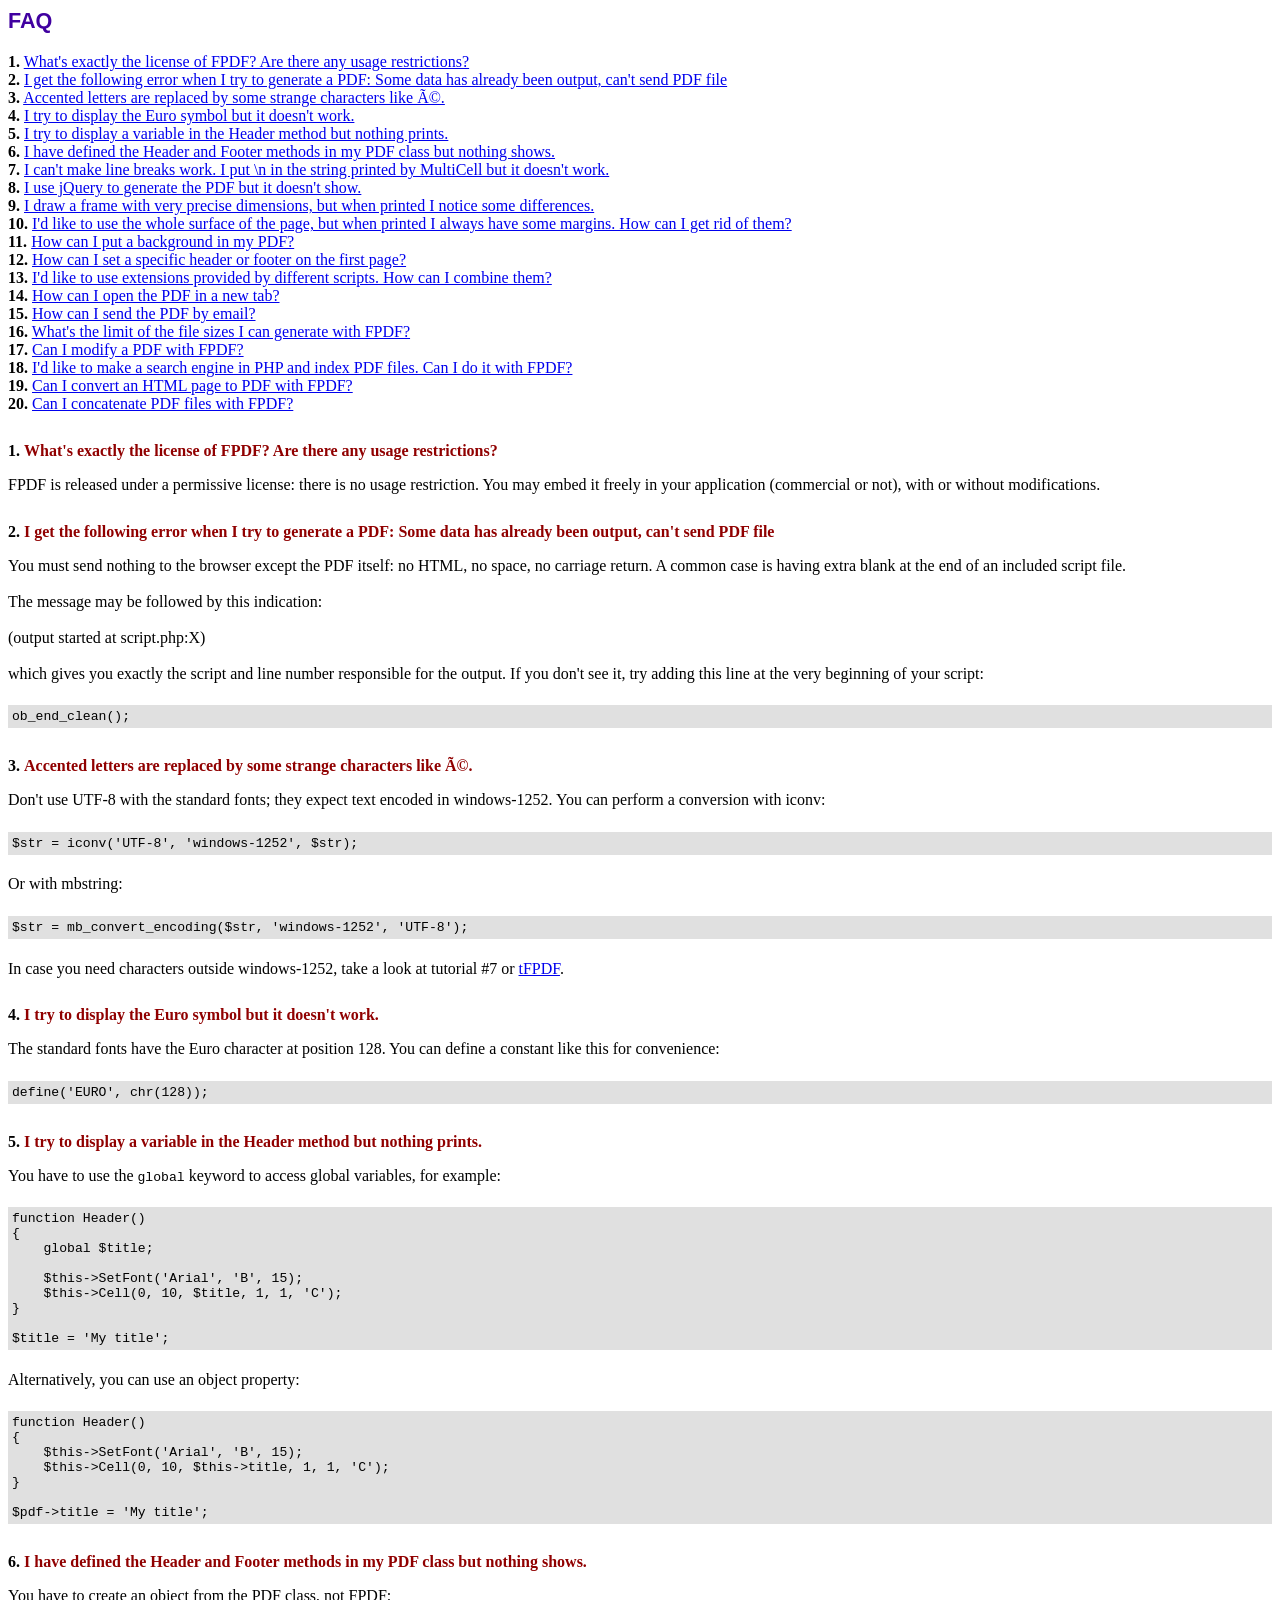
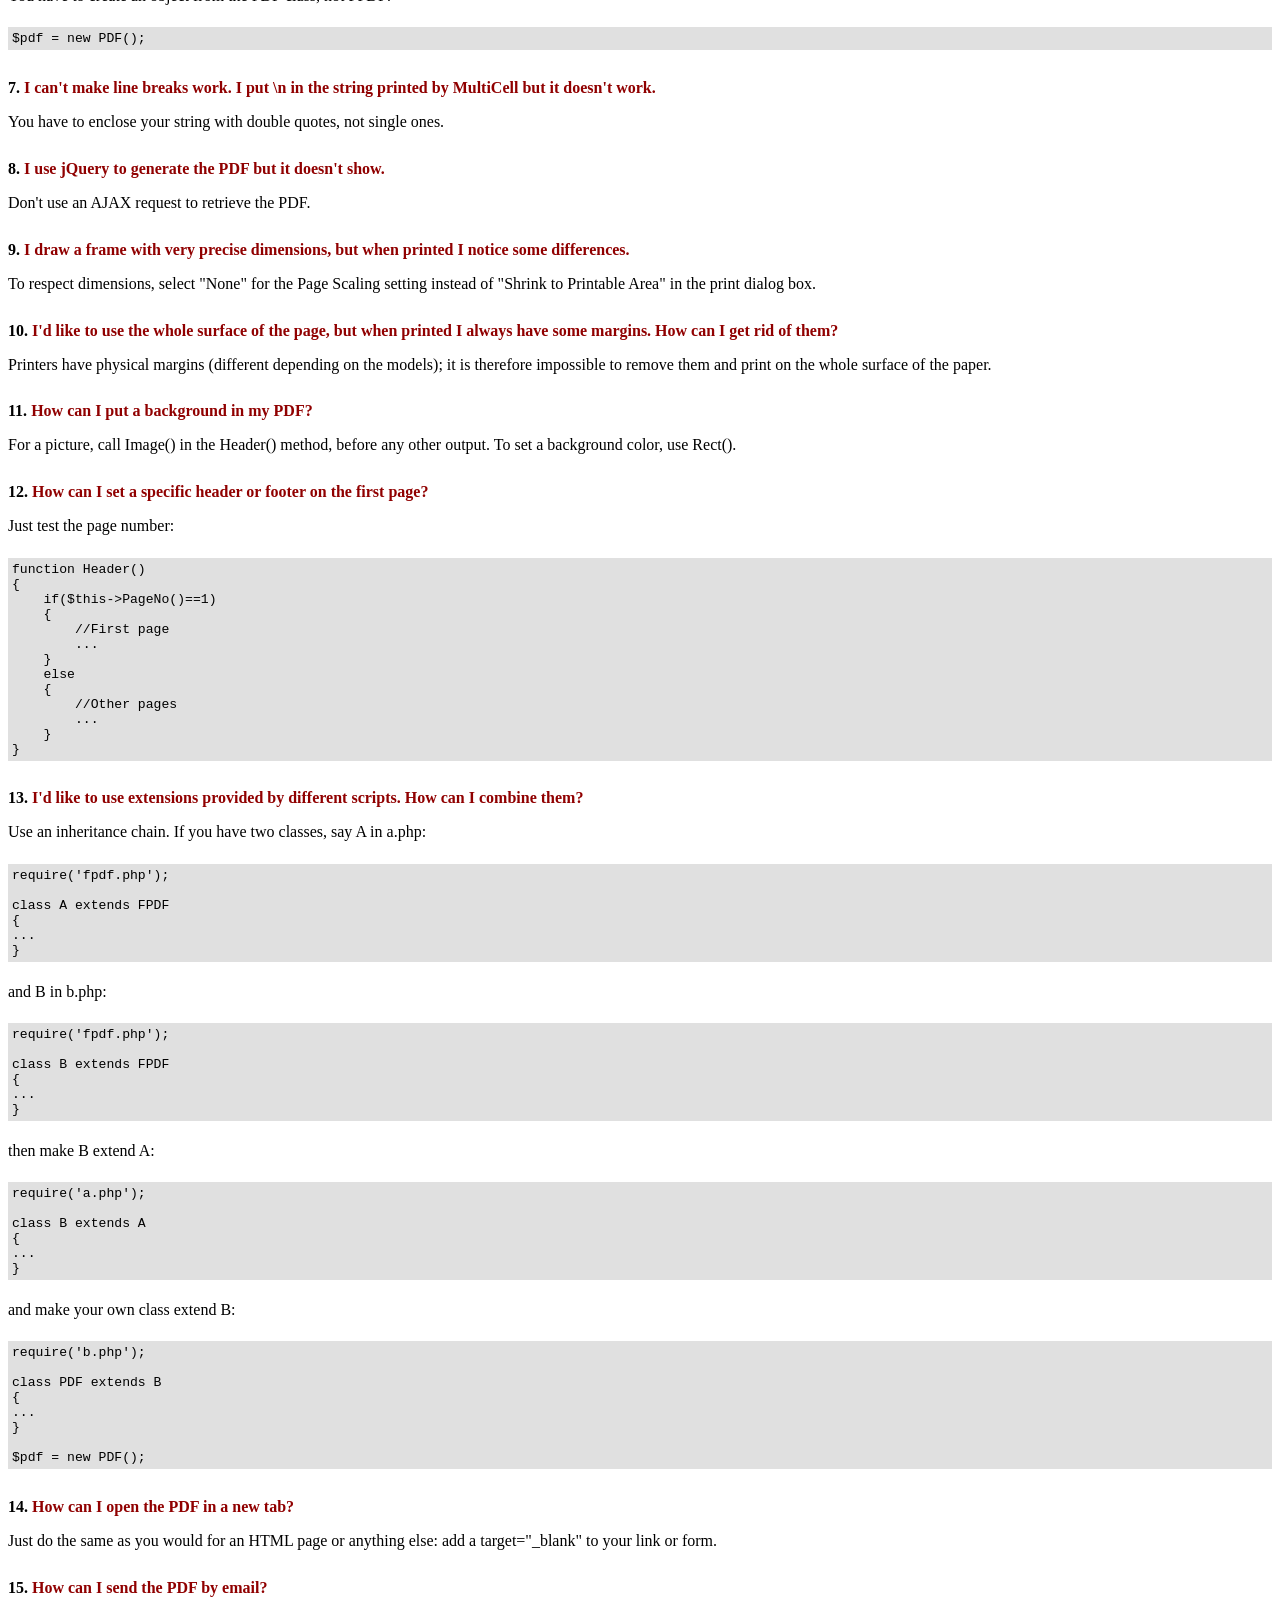
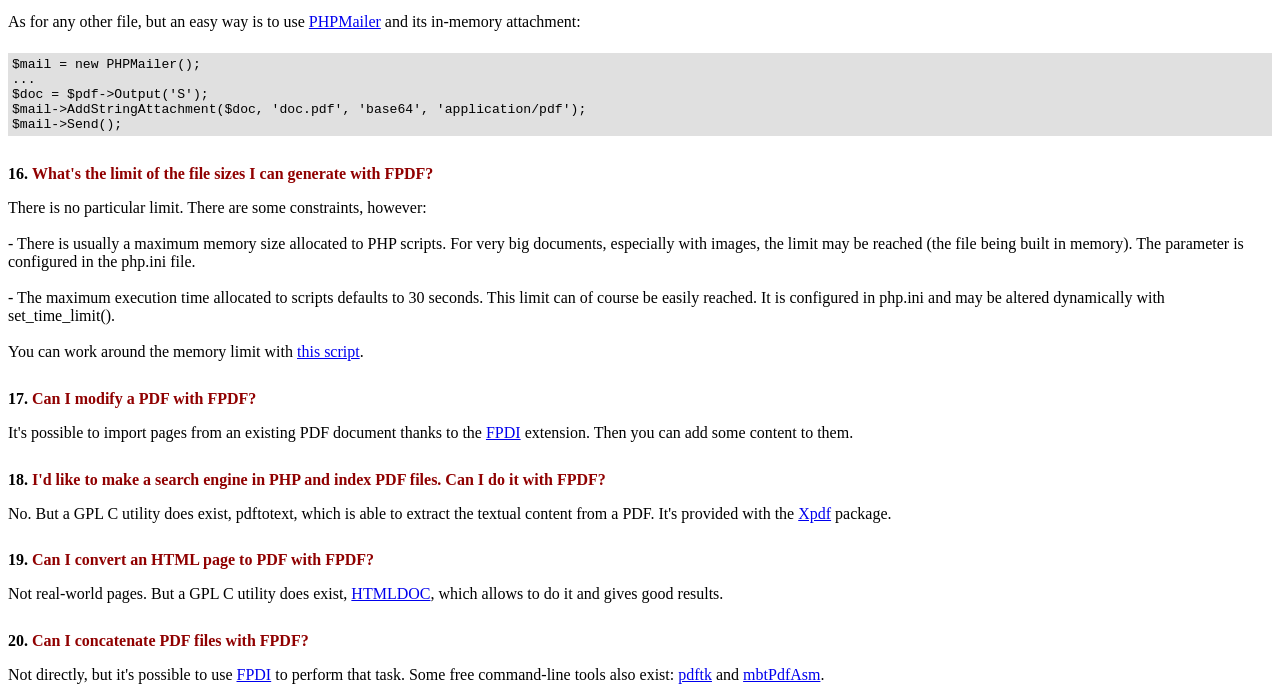
<file: projectos/QUINEUS_PROJECT/Projecto/fpdf19/FAQ.htm>
<!DOCTYPE html PUBLIC "-//W3C//DTD HTML 4.01 Transitional//EN">
<html>
<head>
<meta http-equiv="Content-Type" content="text/html; charset=UTF-8">
<title>FAQ</title>
<link type="text/css" rel="stylesheet" href="fpdf.css">
<style type="text/css">
ul {list-style-type:none; margin:0; padding:0}
ul#answers li {margin-top:1.8em}
.question {font-weight:bold; color:#900000}
</style>
</head>
<body>
<h1>FAQ</h1>
<ul>
<li><b>1.</b> <a href='#q1'>What's exactly the license of FPDF? Are there any usage restrictions?</a></li>
<li><b>2.</b> <a href='#q2'>I get the following error when I try to generate a PDF: Some data has already been output, can't send PDF file</a></li>
<li><b>3.</b> <a href='#q3'>Accented letters are replaced by some strange characters like Ã©.</a></li>
<li><b>4.</b> <a href='#q4'>I try to display the Euro symbol but it doesn't work.</a></li>
<li><b>5.</b> <a href='#q5'>I try to display a variable in the Header method but nothing prints.</a></li>
<li><b>6.</b> <a href='#q6'>I have defined the Header and Footer methods in my PDF class but nothing shows.</a></li>
<li><b>7.</b> <a href='#q7'>I can't make line breaks work. I put \n in the string printed by MultiCell but it doesn't work.</a></li>
<li><b>8.</b> <a href='#q8'>I use jQuery to generate the PDF but it doesn't show.</a></li>
<li><b>9.</b> <a href='#q9'>I draw a frame with very precise dimensions, but when printed I notice some differences.</a></li>
<li><b>10.</b> <a href='#q10'>I'd like to use the whole surface of the page, but when printed I always have some margins. How can I get rid of them?</a></li>
<li><b>11.</b> <a href='#q11'>How can I put a background in my PDF?</a></li>
<li><b>12.</b> <a href='#q12'>How can I set a specific header or footer on the first page?</a></li>
<li><b>13.</b> <a href='#q13'>I'd like to use extensions provided by different scripts. How can I combine them?</a></li>
<li><b>14.</b> <a href='#q14'>How can I open the PDF in a new tab?</a></li>
<li><b>15.</b> <a href='#q15'>How can I send the PDF by email?</a></li>
<li><b>16.</b> <a href='#q16'>What's the limit of the file sizes I can generate with FPDF?</a></li>
<li><b>17.</b> <a href='#q17'>Can I modify a PDF with FPDF?</a></li>
<li><b>18.</b> <a href='#q18'>I'd like to make a search engine in PHP and index PDF files. Can I do it with FPDF?</a></li>
<li><b>19.</b> <a href='#q19'>Can I convert an HTML page to PDF with FPDF?</a></li>
<li><b>20.</b> <a href='#q20'>Can I concatenate PDF files with FPDF?</a></li>
</ul>

<ul id='answers'>
<li id='q1'>
<p><b>1.</b> <span class='question'>What's exactly the license of FPDF? Are there any usage restrictions?</span></p>
FPDF is released under a permissive license: there is no usage restriction. You may embed it
freely in your application (commercial or not), with or without modifications.
</li>

<li id='q2'>
<p><b>2.</b> <span class='question'>I get the following error when I try to generate a PDF: Some data has already been output, can't send PDF file</span></p>
You must send nothing to the browser except the PDF itself: no HTML, no space, no carriage return. A common
case is having extra blank at the end of an included script file.<br>
<br>
The message may be followed by this indication:<br>
<br>
(output started at script.php:X)<br>
<br>
which gives you exactly the script and line number responsible for the output. If you don't see it,
try adding this line at the very beginning of your script:
<div class="doc-source">
<pre><code>ob_end_clean();</code></pre>
</div>
</li>

<li id='q3'>
<p><b>3.</b> <span class='question'>Accented letters are replaced by some strange characters like Ã©.</span></p>
Don't use UTF-8 with the standard fonts; they expect text encoded in windows-1252.
You can perform a conversion with iconv:
<div class="doc-source">
<pre><code>$str = iconv('UTF-8', 'windows-1252', $str);</code></pre>
</div>
Or with mbstring:
<div class="doc-source">
<pre><code>$str = mb_convert_encoding($str, 'windows-1252', 'UTF-8');</code></pre>
</div>
In case you need characters outside windows-1252, take a look at tutorial #7 or
<a href="http://www.fpdf.org/?go=script&amp;id=92" target="_blank">tFPDF</a>.
</li>

<li id='q4'>
<p><b>4.</b> <span class='question'>I try to display the Euro symbol but it doesn't work.</span></p>
The standard fonts have the Euro character at position 128. You can define a constant like this
for convenience:
<div class="doc-source">
<pre><code>define('EURO', chr(128));</code></pre>
</div>
</li>

<li id='q5'>
<p><b>5.</b> <span class='question'>I try to display a variable in the Header method but nothing prints.</span></p>
You have to use the <code>global</code> keyword to access global variables, for example:
<div class="doc-source">
<pre><code>function Header()
{
    global $title;

    $this-&gt;SetFont('Arial', 'B', 15);
    $this-&gt;Cell(0, 10, $title, 1, 1, 'C');
}

$title = 'My title';</code></pre>
</div>
Alternatively, you can use an object property:
<div class="doc-source">
<pre><code>function Header()
{
    $this-&gt;SetFont('Arial', 'B', 15);
    $this-&gt;Cell(0, 10, $this-&gt;title, 1, 1, 'C');
}

$pdf-&gt;title = 'My title';</code></pre>
</div>
</li>

<li id='q6'>
<p><b>6.</b> <span class='question'>I have defined the Header and Footer methods in my PDF class but nothing shows.</span></p>
You have to create an object from the PDF class, not FPDF:
<div class="doc-source">
<pre><code>$pdf = new PDF();</code></pre>
</div>
</li>

<li id='q7'>
<p><b>7.</b> <span class='question'>I can't make line breaks work. I put \n in the string printed by MultiCell but it doesn't work.</span></p>
You have to enclose your string with double quotes, not single ones.
</li>

<li id='q8'>
<p><b>8.</b> <span class='question'>I use jQuery to generate the PDF but it doesn't show.</span></p>
Don't use an AJAX request to retrieve the PDF.
</li>

<li id='q9'>
<p><b>9.</b> <span class='question'>I draw a frame with very precise dimensions, but when printed I notice some differences.</span></p>
To respect dimensions, select "None" for the Page Scaling setting instead of "Shrink to Printable Area" in the print dialog box.
</li>

<li id='q10'>
<p><b>10.</b> <span class='question'>I'd like to use the whole surface of the page, but when printed I always have some margins. How can I get rid of them?</span></p>
Printers have physical margins (different depending on the models); it is therefore impossible to remove
them and print on the whole surface of the paper.
</li>

<li id='q11'>
<p><b>11.</b> <span class='question'>How can I put a background in my PDF?</span></p>
For a picture, call Image() in the Header() method, before any other output. To set a background color, use Rect().
</li>

<li id='q12'>
<p><b>12.</b> <span class='question'>How can I set a specific header or footer on the first page?</span></p>
Just test the page number:
<div class="doc-source">
<pre><code>function Header()
{
    if($this-&gt;PageNo()==1)
    {
        //First page
        ...
    }
    else
    {
        //Other pages
        ...
    }
}</code></pre>
</div>
</li>

<li id='q13'>
<p><b>13.</b> <span class='question'>I'd like to use extensions provided by different scripts. How can I combine them?</span></p>
Use an inheritance chain. If you have two classes, say A in a.php:
<div class="doc-source">
<pre><code>require('fpdf.php');

class A extends FPDF
{
...
}</code></pre>
</div>
and B in b.php:
<div class="doc-source">
<pre><code>require('fpdf.php');

class B extends FPDF
{
...
}</code></pre>
</div>
then make B extend A:
<div class="doc-source">
<pre><code>require('a.php');

class B extends A
{
...
}</code></pre>
</div>
and make your own class extend B:
<div class="doc-source">
<pre><code>require('b.php');

class PDF extends B
{
...
}

$pdf = new PDF();</code></pre>
</div>
</li>

<li id='q14'>
<p><b>14.</b> <span class='question'>How can I open the PDF in a new tab?</span></p>
Just do the same as you would for an HTML page or anything else: add a target="_blank" to your link or form.
</li>

<li id='q15'>
<p><b>15.</b> <span class='question'>How can I send the PDF by email?</span></p>
As for any other file, but an easy way is to use <a href="https://github.com/PHPMailer/PHPMailer" target="_blank">PHPMailer</a> and
its in-memory attachment:
<div class="doc-source">
<pre><code>$mail = new PHPMailer();
...
$doc = $pdf-&gt;Output('S');
$mail-&gt;AddStringAttachment($doc, 'doc.pdf', 'base64', 'application/pdf');
$mail-&gt;Send();</code></pre>
</div>
</li>

<li id='q16'>
<p><b>16.</b> <span class='question'>What's the limit of the file sizes I can generate with FPDF?</span></p>
There is no particular limit. There are some constraints, however:
<br>
<br>
- There is usually a maximum memory size allocated to PHP scripts. For very big documents,
especially with images, the limit may be reached (the file being built in memory). The
parameter is configured in the php.ini file.
<br>
<br>
- The maximum execution time allocated to scripts defaults to 30 seconds. This limit can of course
be easily reached. It is configured in php.ini and may be altered dynamically with set_time_limit().
<br>
<br>
You can work around the memory limit with <a href="http://www.fpdf.org/?go=script&amp;id=76" target="_blank">this script</a>.
</li>

<li id='q17'>
<p><b>17.</b> <span class='question'>Can I modify a PDF with FPDF?</span></p>
It's possible to import pages from an existing PDF document thanks to the
<a href="https://www.setasign.com/products/fpdi/about/" target="_blank">FPDI</a> extension.
Then you can add some content to them.
</li>

<li id='q18'>
<p><b>18.</b> <span class='question'>I'd like to make a search engine in PHP and index PDF files. Can I do it with FPDF?</span></p>
No. But a GPL C utility does exist, pdftotext, which is able to extract the textual content from a PDF.
It's provided with the <a href="https://www.xpdfreader.com" target="_blank">Xpdf</a> package.
</li>

<li id='q19'>
<p><b>19.</b> <span class='question'>Can I convert an HTML page to PDF with FPDF?</span></p>
Not real-world pages. But a GPL C utility does exist, <a href="https://www.msweet.org/htmldoc/" target="_blank">HTMLDOC</a>,
which allows to do it and gives good results.
</li>

<li id='q20'>
<p><b>20.</b> <span class='question'>Can I concatenate PDF files with FPDF?</span></p>
Not directly, but it's possible to use <a href="https://www.setasign.com/products/fpdi/demos/concatenate-fake/" target="_blank">FPDI</a>
to perform that task. Some free command-line tools also exist:
<a href="https://www.pdflabs.com/tools/pdftk-the-pdf-toolkit/" target="_blank">pdftk</a> and
<a href="http://thierry.schmit.free.fr/spip/spip.php?article15" target="_blank">mbtPdfAsm</a>.
</li>
</ul>
</body>
</html>
</file>
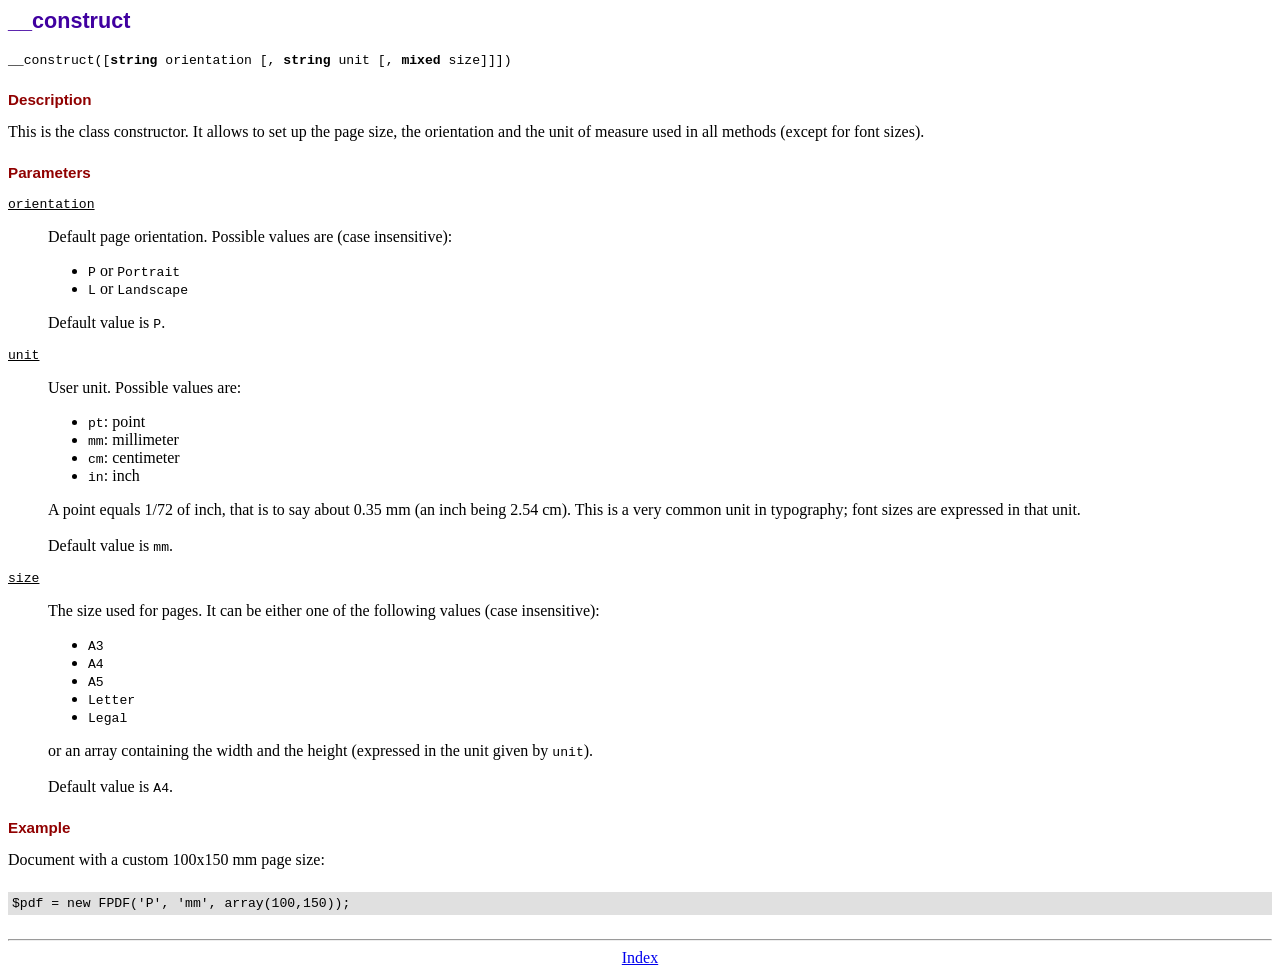
<file: projectos/QUINEUS_PROJECT/Projecto/fpdf19/doc/__construct.htm>
<!DOCTYPE html PUBLIC "-//W3C//DTD HTML 4.01 Transitional//EN">
<html>
<head>
<meta http-equiv="Content-Type" content="text/html; charset=UTF-8">
<title>__construct</title>
<link type="text/css" rel="stylesheet" href="../fpdf.css">
</head>
<body>
<h1>__construct</h1>
<code>__construct([<b>string</b> orientation [, <b>string</b> unit [, <b>mixed</b> size]]])</code>
<h2>Description</h2>
This is the class constructor. It allows to set up the page size, the orientation and the
unit of measure used in all methods (except for font sizes).
<h2>Parameters</h2>
<dl class="param">
<dt><code>orientation</code></dt>
<dd>
Default page orientation. Possible values are (case insensitive):
<ul>
<li><code>P</code> or <code>Portrait</code></li>
<li><code>L</code> or <code>Landscape</code></li>
</ul>
Default value is <code>P</code>.
</dd>
<dt><code>unit</code></dt>
<dd>
User unit. Possible values are:
<ul>
<li><code>pt</code>: point</li>
<li><code>mm</code>: millimeter</li>
<li><code>cm</code>: centimeter</li>
<li><code>in</code>: inch</li>
</ul>
A point equals 1/72 of inch, that is to say about 0.35 mm (an inch being 2.54 cm). This
is a very common unit in typography; font sizes are expressed in that unit.
<br>
<br>
Default value is <code>mm</code>.
</dd>
<dt><code>size</code></dt>
<dd>
The size used for pages. It can be either one of the following values (case insensitive):
<ul>
<li><code>A3</code></li>
<li><code>A4</code></li>
<li><code>A5</code></li>
<li><code>Letter</code></li>
<li><code>Legal</code></li>
</ul>
or an array containing the width and the height (expressed in the unit given by <code>unit</code>).<br>
<br>
Default value is <code>A4</code>.
</dd>
</dl>
<h2>Example</h2>
Document with a custom 100x150 mm page size:
<div class="doc-source">
<pre><code>$pdf = new FPDF('P', 'mm', array(100,150));</code></pre>
</div>
<hr style="margin-top:1.5em">
<div style="text-align:center"><a href="index.htm">Index</a></div>
</body>
</html>
</file>
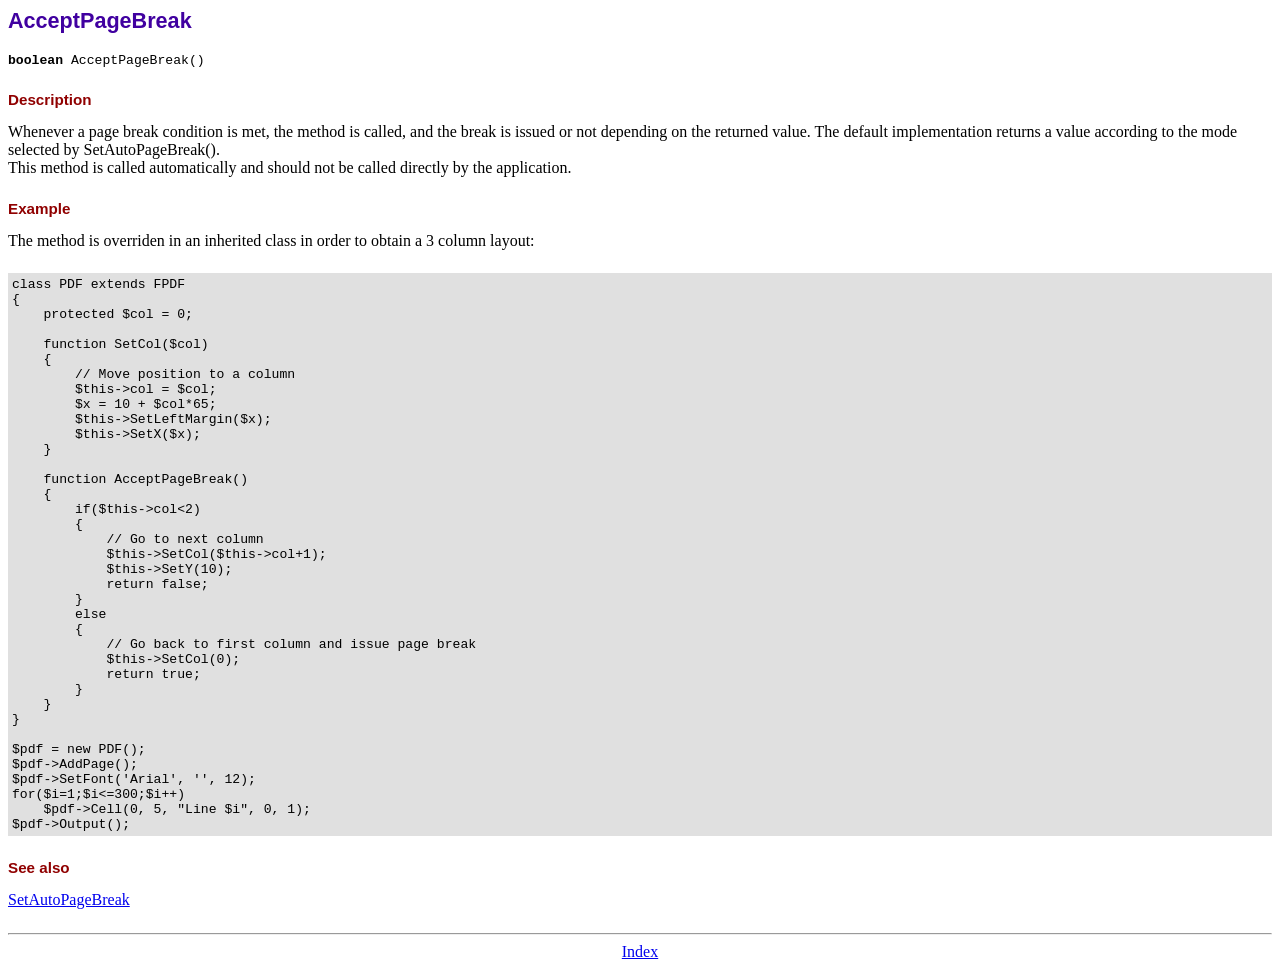
<file: projectos/QUINEUS_PROJECT/Projecto/fpdf19/doc/acceptpagebreak.htm>
<!DOCTYPE html PUBLIC "-//W3C//DTD HTML 4.01 Transitional//EN">
<html>
<head>
<meta http-equiv="Content-Type" content="text/html; charset=UTF-8">
<title>AcceptPageBreak</title>
<link type="text/css" rel="stylesheet" href="../fpdf.css">
</head>
<body>
<h1>AcceptPageBreak</h1>
<code><b>boolean</b> AcceptPageBreak()</code>
<h2>Description</h2>
Whenever a page break condition is met, the method is called, and the break is issued or not
depending on the returned value. The default implementation returns a value according to the
mode selected by SetAutoPageBreak().
<br>
This method is called automatically and should not be called directly by the application.
<h2>Example</h2>
The method is overriden in an inherited class in order to obtain a 3 column layout:
<div class="doc-source">
<pre><code>class PDF extends FPDF
{
    protected $col = 0;

    function SetCol($col)
    {
        // Move position to a column
        $this-&gt;col = $col;
        $x = 10 + $col*65;
        $this-&gt;SetLeftMargin($x);
        $this-&gt;SetX($x);
    }

    function AcceptPageBreak()
    {
        if($this-&gt;col&lt;2)
        {
            // Go to next column
            $this-&gt;SetCol($this-&gt;col+1);
            $this-&gt;SetY(10);
            return false;
        }
        else
        {
            // Go back to first column and issue page break
            $this-&gt;SetCol(0);
            return true;
        }
    }
}

$pdf = new PDF();
$pdf-&gt;AddPage();
$pdf-&gt;SetFont('Arial', '', 12);
for($i=1;$i&lt;=300;$i++)
    $pdf-&gt;Cell(0, 5, "Line $i", 0, 1);
$pdf-&gt;Output();</code></pre>
</div>
<h2>See also</h2>
<a href="setautopagebreak.htm">SetAutoPageBreak</a>
<hr style="margin-top:1.5em">
<div style="text-align:center"><a href="index.htm">Index</a></div>
</body>
</html>
</file>
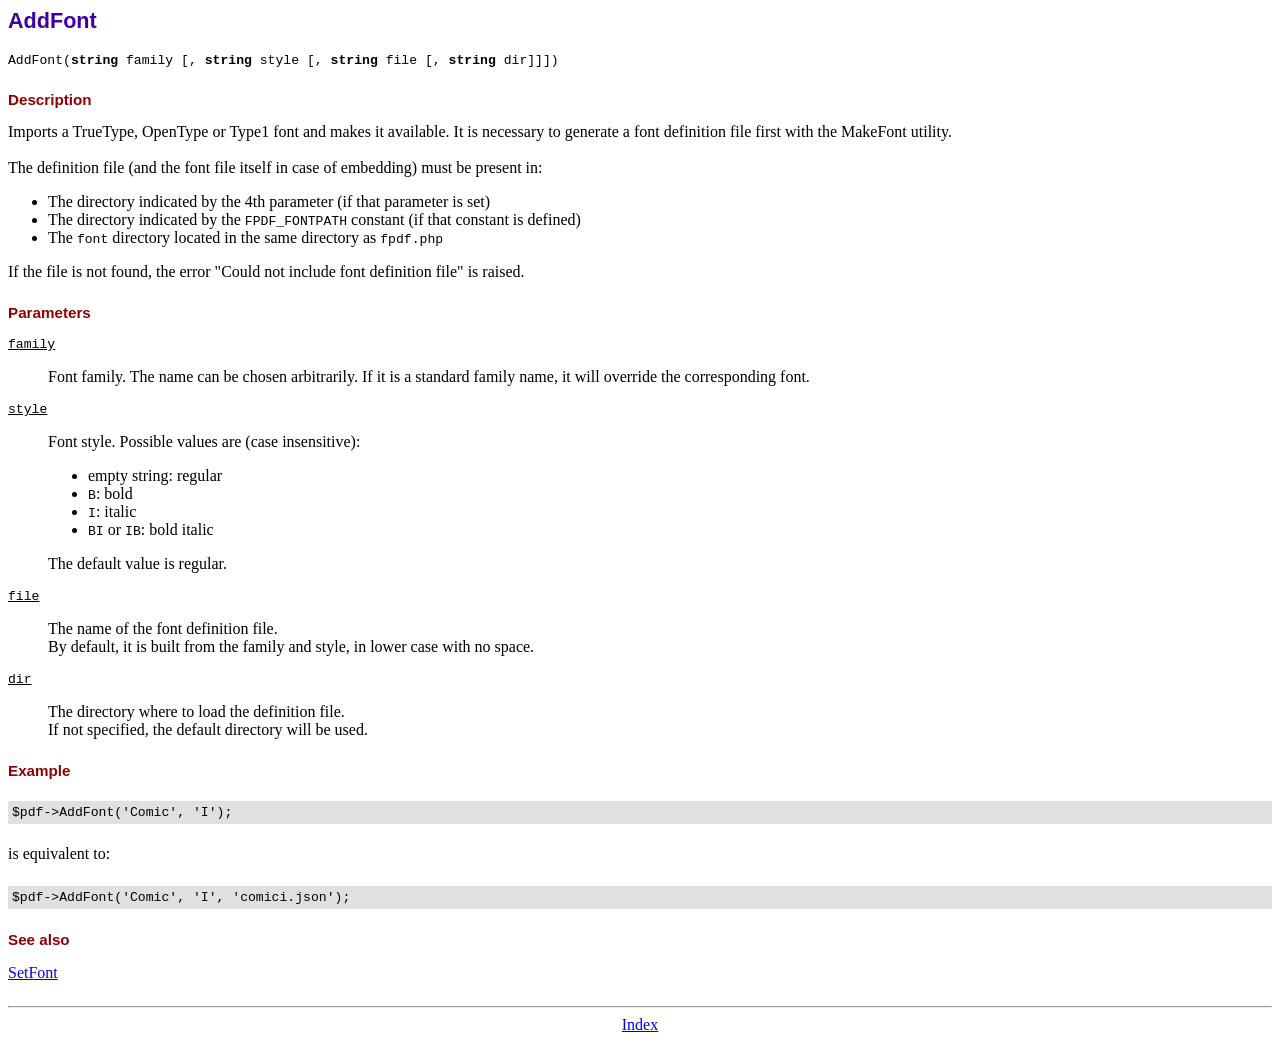
<file: projectos/QUINEUS_PROJECT/Projecto/fpdf19/doc/addfont.htm>
<!DOCTYPE html PUBLIC "-//W3C//DTD HTML 4.01 Transitional//EN">
<html>
<head>
<meta http-equiv="Content-Type" content="text/html; charset=UTF-8">
<title>AddFont</title>
<link type="text/css" rel="stylesheet" href="../fpdf.css">
</head>
<body>
<h1>AddFont</h1>
<code>AddFont(<b>string</b> family [, <b>string</b> style [, <b>string</b> file [, <b>string</b> dir]]])</code>
<h2>Description</h2>
Imports a TrueType, OpenType or Type1 font and makes it available. It is necessary to generate a font
definition file first with the MakeFont utility.
<br>
<br>
The definition file (and the font file itself in case of embedding) must be present in:
<ul>
<li>The directory indicated by the 4th parameter (if that parameter is set)</li>
<li>The directory indicated by the <code>FPDF_FONTPATH</code> constant (if that constant is defined)</li>
<li>The <code>font</code> directory located in the same directory as <code>fpdf.php</code></li>
</ul>
If the file is not found, the error "Could not include font definition file" is raised.
<h2>Parameters</h2>
<dl class="param">
<dt><code>family</code></dt>
<dd>
Font family. The name can be chosen arbitrarily. If it is a standard family name, it will
override the corresponding font.
</dd>
<dt><code>style</code></dt>
<dd>
Font style. Possible values are (case insensitive):
<ul>
<li>empty string: regular</li>
<li><code>B</code>: bold</li>
<li><code>I</code>: italic</li>
<li><code>BI</code> or <code>IB</code>: bold italic</li>
</ul>
The default value is regular.
</dd>
<dt><code>file</code></dt>
<dd>
The name of the font definition file.
<br>
By default, it is built from the family and style, in lower case with no space.
</dd>
<dt><code>dir</code></dt>
<dd>
The directory where to load the definition file.
<br>
If not specified, the default directory will be used.
</dd>
</dl>
<h2>Example</h2>
<div class="doc-source">
<pre><code>$pdf-&gt;AddFont('Comic', 'I');</code></pre>
</div>
is equivalent to:
<div class="doc-source">
<pre><code>$pdf-&gt;AddFont('Comic', 'I', 'comici.json');</code></pre>
</div>
<h2>See also</h2>
<a href="setfont.htm">SetFont</a>
<hr style="margin-top:1.5em">
<div style="text-align:center"><a href="index.htm">Index</a></div>
</body>
</html>
</file>
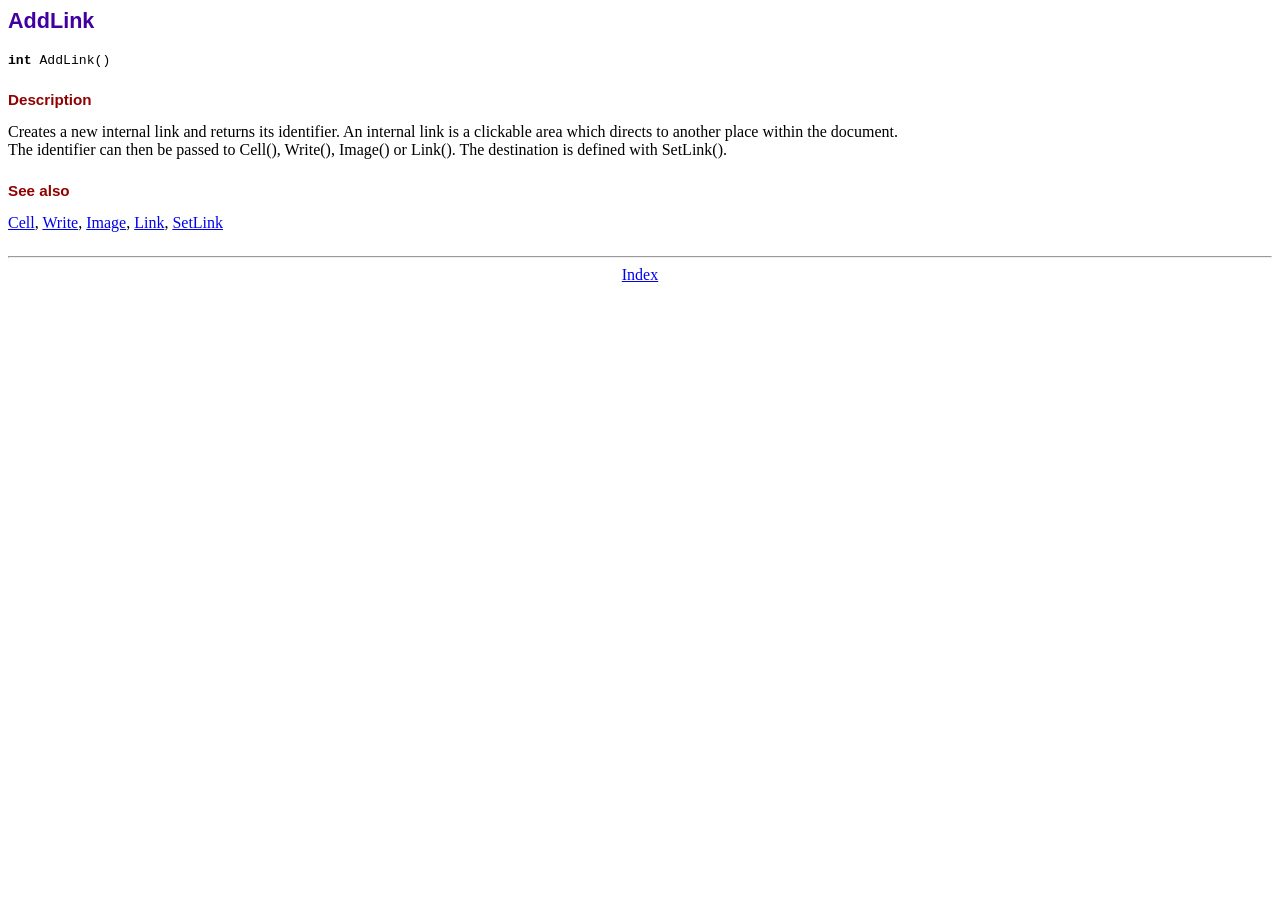
<file: projectos/QUINEUS_PROJECT/Projecto/fpdf19/doc/addlink.htm>
<!DOCTYPE html PUBLIC "-//W3C//DTD HTML 4.01 Transitional//EN">
<html>
<head>
<meta http-equiv="Content-Type" content="text/html; charset=UTF-8">
<title>AddLink</title>
<link type="text/css" rel="stylesheet" href="../fpdf.css">
</head>
<body>
<h1>AddLink</h1>
<code><b>int</b> AddLink()</code>
<h2>Description</h2>
Creates a new internal link and returns its identifier. An internal link is a clickable area
which directs to another place within the document.
<br>
The identifier can then be passed to Cell(), Write(), Image() or Link(). The destination is
defined with SetLink().
<h2>See also</h2>
<a href="cell.htm">Cell</a>,
<a href="write.htm">Write</a>,
<a href="image.htm">Image</a>,
<a href="link.htm">Link</a>,
<a href="setlink.htm">SetLink</a>
<hr style="margin-top:1.5em">
<div style="text-align:center"><a href="index.htm">Index</a></div>
</body>
</html>
</file>
<file: ferramentas/style/style.css>
/* BASE */
:root {
  /* --superficie: #141f31; */
  --superficie:#0B0F19;
  --texto: #f2f4f7;
  --texto-suave: #a5afbf;
  --azul: #79a9ff;
  --borda: #29374c;
  --fundo:#080d18;
  /* --fundo_secundario:#0F1420; */
  --fundo_secundario: #080d18;
  --superficie:#080d18;
  --texto_p:#F9FAFB;
  --primary:#3B82F6;
  --hover:#60A5FA;
  --nav_a:#9ca3af;
  --sec_titulo:17px;
  --subtitulo:19px;
  --titulo:30px;
  --width: 100vw;
  --heith: 18vh;
    --fundo_c: #172033;
  --secundario_c: #080d18;
  --display_c: #0F172A;
  --numeros_c: #ffffff;
  --btnb_p_c: #E2E8F0;
  --btn_op_c: #3B82F6;

}

html {
  scroll-behavior: smooth;
  scroll-padding-top: 25px;
}

body {
  background: var(--fundo);
  color: var(--texto);
  font-family: "DM Sans", Arial, sans-serif;
  line-height: 1.7;
}

a {
  text-decoration: none;
}

h1, h2, h3, .logo {
  font-family: "Manrope", "DM Sans", sans-serif;
}

/* CABEÇALHO */
.header {
  padding: 18px 8%;
  display: flex;
  justify-content: space-between;
  align-items: center;
  border-bottom: 1px solid var(--borda);
}

.logo {
  color: var(--texto);
  font-size: 25px;
  font-weight: 800;
  letter-spacing: -1px;
}

.logo span,
.inicio h1 span,
.titulo-projectos h2 span {
  color: var(--azul);
}

.header ul {
  display: flex;
  gap: 27px;
  list-style: none;
}

.header nav a {
  color: var(--texto-suave);
  font-size: 14px;
  transition: color 0.2s;
  transition: transform 1.5s ease;
}
.header nav + a {
  background: var(--hover);
  padding:0.5rem 1rem;
  font-size: 14px;
  transition: color 0.2s;
  box-shadow: 0 0 2px 2px var(--borda);
  border-radius: 13px;
   color: var(--texto);
   transition:padding 1s linear;
}
.header nav + a:hover {
  padding:10px 12px;
  
}
.header nav a:hover {
  color: var(--texto);
}

/* APRESENTAÇÃO */
.inicio {
  min-height: 570px;
  padding: 85px 10%;
  display: flex;
  justify-content: space-between;
  align-items: center;
  gap: 55px;
}

.inicio-texto {
  max-width: 610px;
}

.etiqueta {
  color: var(--azul);
  font-size: 11px;
  font-weight: 700;
  letter-spacing: 2px;
}

.inicio h1 {
  font-size: 48px;
  line-height: 1.15;
  letter-spacing: -2px;
  margin: 16px 0 10px;
}

.inicio h2 {
  color: #c3ccda;
  font-size: 22px;
  font-weight: 500;
}

.resumo {
  max-width: 510px;
  color: var(--texto-suave);
  margin: 20px 0 25px;
}

.botoes {
  display: flex;
  flex-wrap: wrap;
  gap: 12px;
}

.botao {
  padding: 11px 19px;
  border-radius: 5px;
  font-size: 14px;
  font-weight: 700;
  transition: 0.2s;
}

.principal {
  background: var(--azul);
  color: #101827;
}

.secundario {
  border: 1px solid var(--borda);
  color: var(--texto);
}

.botao:hover {
  transform: translateY(-2px);
}

.redes {
  display: flex;
  gap: 19px;
  margin-top: 27px;
}

.redes a {
  color: var(--texto-suave);
  font-size: 21px;
}

.redes a:hover {
  color: var(--azul);
}

/* animação para imagem */
@keyframes moverFoto {
  from {
    transform: scale(1);
    padding: 5px;
    outline-color: #0A2540;
    box-shadow: 0px 10px 20px rgba(0, 0, 0, 0.3);

  }
  to {
    transform: scale(1.11); /* 15% maior, não 15px */ 
    padding: 7px;
     outline-color: #1A4D8F;
     box-shadow: 0px 0px 20px 10px rgba(139, 169, 196, 0.5), 0px 0px 10px rgba(80, 118, 155, 0.3);
  }
}.inicio-imagem {
  width: 275px;
  height: 340px;
  flex-shrink: 0;
  position: relative;
  border-radius: 9.5rem;
  border: 3.5px solid var(--btn_op_c);
  padding: 0.5rem;
  animation: moverFoto 2s ease-in-out 1s infinite alternate both;
}


.inicio-imagem img {
  position: relative;
  width: 100%;
  height: 100%;
  object-fit: cover;
  border-radius: 9.5rem;
}

/* ESTRUTURA DAS SECÇÕES */
.secao {
  padding: 75px 10%;
}

.titulo-secao {
  text-align: center;
  margin-bottom: 35px;
}

.titulo-secao h2,
.contacto h2 {
  font-size: 32px;
  letter-spacing: -1px;
  margin-top: 6px;
}

.subtexto {
  color: var(--texto-suave);
  margin-top: 8px;
}

/* SOBRE */
.sobre {
  background: var(--superficie);
}

.sobre-conteudo {
  max-width: 850px;
  margin: auto;
}

.sobre-conteudo p {
  color: var(--texto-suave);
  margin-bottom: 15px;
}

/* COMPETÊNCIAS */
.skills-lista {
  display: flex;
  justify-content: center;
  flex-wrap: wrap;
  gap: 13px;
}

.skill {
  width: 130px;
  padding: 20px 12px;
  border: 1px solid var(--borda);
  border-radius: 5px;
  text-align: center;
}

.skill i {
  display: block;
  color: var(--azul);
  font-size: 27px;
  margin-bottom: 7px;
}

.skill span {
  font-size: 14px;
}

/* PROJECTOS COM SCROLL HORIZONTAL */
.titulo-projectos {
  display: flex;
  justify-content: space-between;
  align-items: end;
  gap: 25px;
  text-align: left;
}

.titulo-projectos h2 {
  font-size: 34px;
  letter-spacing: -1.5px;
  margin-top: 5px;
}

.titulo-projectos .subtexto {
  max-width: 490px;
}

.dica-scroll {
  color: var(--texto-suave);
  font-size: 12px;
  white-space: nowrap;
  padding-bottom: 5px;
}

.dica-scroll i {
  color: var(--azul);
  margin: 0 5px;
}

.projetos-lista {
  display: flex;
  gap: 18px;
  overflow-x: auto;
  padding: 5px 2px 20px;
  scroll-snap-type: x mandatory;
  scrollbar-width: thin;
  scrollbar-color: var(--azul) var(--superficie);
}

.projeto {
  flex: 0 0 320px;
  min-height: 270px;
  padding: 25px;
  background: var(--superficie);
  border: 1px solid var(--borda);
  border-radius: 5px;
  scroll-snap-align: start;
  display: flex;
  flex-direction: column;
  align-items: flex-start;
  transition:all 1s ease;
}

.projeto:hover {
  border-color: #607fae;
  transform: translateY(-5px) translateX(5px);
  
}

.projeto-topo {
  width: 100%;
  display: flex;
  justify-content: space-between;
  color: var(--azul);
  font-size: 22px;
  margin-bottom: 25px;
}

.projeto-topo span {
  color: var(--texto-suave);
  font-size: 12px;
}

.projeto h3 {
  font-size: 19px;
  margin-bottom: 8px;
}

.projeto p {
  color: var(--texto-suave);
  font-size: 13px;
}

.projeto .tecnologias-projeto {
  color: var(--azul);
  font-size: 12px;
  margin: 17px 0;
}

.projeto a {
  color: var(--texto);
  font-size: 13px;
  margin-top: auto;
  padding:5px;
  background: var(--btn_op_c);
  box-shadow: 0 0 4px 2px rgba(0,0, 0, 0.1);
  border-radius: 0.4rem;

}

/* SERVIÇOS */
.servicos {
  background: var(--superficie);
}

.servicos ul {
  max-width: 700px;
  margin: auto;
  list-style: none;
  display: flex;
  flex-wrap: wrap;
  gap: 15px;
}

.servicos li {
  width: calc(50% - 8px);
  color: var(--texto-suave);
}

.servicos li i {
  color: var(--azul);
  margin-right: 8px;
}

/* CONTACTO */
.contacto {
  padding: 75px 10%;
  text-align: center;
}

.contacto > p:not(.etiqueta) {
  color: var(--texto-suave);
  margin: 12px 0 25px;
}

.contactos-lista {
  display: flex;
  justify-content: center;
  flex-wrap: wrap;
  gap: 12px;
}

.contactos-lista a {
  padding: 10px 17px;
  color: var(--texto);
  border: 1px solid var(--borda);
  border-radius: 5px;
  font-size: 14px;
  transition:all ease 1s;
}

.contactos-lista a:hover {
  border-color: var(--azul);
  background: var(--btn_op_c);
  transform: translateX(1px) translateY(-6px);

}

/* RODAPÉ */
footer {
  padding: 25px 10%;
  text-align: center;
  background: #080d16;
  border-top: 1px solid var(--borda);
  color: var(--texto-suave);
}

footer strong {
  color: var(--texto);
}

.copyright {
  margin-top: 8px;
  font-size: 12px;
}

/* TABLETS E TELEMÓVEIS */
@media (max-width: 800px) {
  .header {
    flex-direction: column;
    gap: 13px;
  }

  .header ul {
    justify-content: center;
    flex-wrap: wrap;
    gap: 10px 20px;
  }

  .inicio {
    flex-direction: column-reverse;
    text-align: center;
    padding: 55px 7%;
  }

  .inicio-imagem {
    width: 220px;
    height: 270px;
  }

  .botoes,
  .redes {
    justify-content: center;
  }

  .titulo-projectos {
    display: block;
  }

  .dica-scroll {
    margin-top: 15px;
  }

  .projeto {
    flex-basis: 290px;
  }
}

@media (max-width: 500px) {
  .inicio h1 {
    font-size: 35px;
  }

  .inicio h2 {
    font-size: 18px;
  }

  .secao,
  .contacto {
    padding: 50px 6%;
  }

  .titulo-secao h2,
  .contacto h2 {
    font-size: 27px;
  }

  .servicos li {
    width: 100%;
  }

  .skill {
    width: 105px;
  }
}
/* calculadora */
 
.calculator{
  background: var(--fundo_c);
  min-height: 100vh;
  width: 100%;
  display: flex;
  flex-direction: column;
  align-items: center;
  padding: 30px 15px;
  margin: 0;
  box-sizing: border-box;
}
.art {
  display: flex;
  flex-direction: column;
  justify-content: center;
  align-items: center;
  padding: 10px;
  border-radius: 14px;
  border: 1px solid var(--btn_op_c);
  width: 90%;
  max-width: 420px;
  background: var(--secundario_c);
  box-sizing: border-box;
  min-height: 40vh;
}

.art .display {
  width: 100%;
  color: white;
  padding: 9px;
  min-height: 60px;
  background: var(--display_c);
  margin: 5px 0;
  text-align: right;
  font-size: 35px;
  font-weight: bold;
  box-sizing: border-box;
  overflow: hidden;
}

.controles {
  display: grid;
  grid-template-rows: repeat(5, 1fr);
  grid-template-columns: repeat(4, 1fr);
  width: 100%;
  gap: 8px;
  box-sizing: border-box;
}

button {
  border-radius: 10px;
  border: none;
  cursor: pointer;
  font-size: 18px;
}

.art button {
  height: 60px;
  width: 100%;
}

button[class*="operadores"] {
  color: var(--numeros_c);
  background: var(--btn_op_c);
}

.operador_el {
  background: #A78BFA;
  color: white;
}

.operador_elo {
  background: #A78BFA;
  color: white;
}

.btn {
  background: var(--btnb_p_c);
  color: #172033;
}

.igual {
  background: #22C55E;
  color: white;
}

h2 {
  font-size: 26px;
  color: white;
  text-align: center;
}
.art button:hover {
  transform: scale(0.96);
}
@media (max-width: 500px) {
  body {
    padding: 20px 10px;
  }
  .art {
    width: 100%;
    padding: 8px;
  }
  .art .display {
    font-size: 28px;
    min-height: 55px;
  }
  .art button {
    height: 55px;
  }
  .controles {
    gap: 6px;
  }
}
@media (max-width: 350px) {
  h2 {
    font-size: 22px;
  }
  .art button {
    height: 50px;
    font-size: 16px;
  }
  .art .display {
    font-size: 24px;
  }
}
</file>
<file: projectos/QUINEUS_PROJECT/Projecto/fpdf19/fpdf.css>
body {font-family:"Times New Roman",serif}
h1 {font:bold 135% Arial,sans-serif; color:#4000A0; margin-bottom:0.9em}
h2 {font:bold 95% Arial,sans-serif; color:#900000; margin-top:1.5em; margin-bottom:1em}
dl.param dt {text-decoration:underline}
dl.param dd {margin-top:1em; margin-bottom:1em}
dl.param ul {margin-top:1em; margin-bottom:1em}
tt, code, kbd {font-family:"Courier New",Courier,monospace; font-size:82%}
div.source {margin-top:1.4em; margin-bottom:1.3em}
div.source pre {display:table; border:1px solid #24246A; width:100%; margin:0em; font-family:inherit; font-size:100%}
div.source code {display:block; border:1px solid #C5C5EC; background-color:#F0F5FF; padding:6px; color:#000000}
div.doc-source {margin-top:1.4em; margin-bottom:1.3em}
div.doc-source pre {display:table; width:100%; margin:0em; font-family:inherit; font-size:100%}
div.doc-source code {display:block; background-color:#E0E0E0; padding:4px}
.kw {color:#000080; font-weight:bold}
.str {color:#CC0000}
.cmt {color:#008000}
p.demo {text-align:center; margin-top:-0.9em}
a.demo {text-decoration:none; font-weight:bold; color:#0000CC}
a.demo:link {text-decoration:none; font-weight:bold; color:#0000CC}
a.demo:hover {text-decoration:none; font-weight:bold; color:#0000FF}
a.demo:active {text-decoration:none; font-weight:bold; color:#0000FF}
</file>
<file: projectos/QUINEUS_PROJECT/Projecto/materiais/estilos.css>
* {

    margin: 0;
    padding: 0;
    box-sizing: border-box;
    font-family: 'Segoe UI', Tahoma, Geneva, Verdana, sans-serif;
    }
html {
    scroll-behavior: smooth;
}
body {
    width: 100%;
    min-height: 100vh;
    background: var(--fundo_principal);
    overflow-x: hidden;
}
:root {
    --secoges_p: #0b3b78;
    --footer: #062a5a;
    --destaques: #1557a6;
    --fundo_principal: #f7f9fc;
    --fundo_sec: #ffffff;
    --superficie: #ffffff;
    --palavras_i: #f5b900;
    --destaque_hover: #d99f00;
    --text_p: #172b4d;
    --text_sec: #5e6c84;
    --text_size_p: 14px;
    --text-primary: 21px;
    --subtext: 16px;
    --azul-escuro: #0b3a67;
      --azul-principal: #1e67b3;
      --azul-claro: #e8f2ff;
      --fundo: #f5f9ff;
      --texto: #1f2937;
      --texto-secundario: #64748b;
      --borda: #e5e7eb;
      --branco: #ffffff;
   
}


.initial .cabecalho {
    width: 100%;
    min-height: 75px;
    box-sizing: border-box;
    padding: 10px 13px;
    gap: 20px;
    margin: 0;
    background: var(--fundo_principal);
    display: flex;
    align-items: center;
    justify-content: space-between;
    position:fixed;

    
}

.t_E {
    display: flex;
    align-items: center;
    flex-direction: row;
}
.t_E img {
    object-fit: cover;
}
.titulo h1 {
    font-size: var(--text-primary);
    color: var(--footer);
}
.menu1 {
    display: flex;
    flex-direction: row;
    gap: 5px;
    list-style: none;
    font-size: 9px;
}
.navegar {
    display: flex;
    flex-direction: row;
    align-items: center;
    gap: 15px;
    list-style: none;
}
.navegar a {
    text-decoration: none;
    color: var(--text_p);
    font-size: 13px;
    padding: 7px;
}
.navegar a:hover {
    color: var(--destaques);
}
.navegar a[href*="entrar"] {
    color: var(--fundo_principal);
    padding: 10px 14px;
    background: var(--footer);
    border-radius: 6px;
}
.navegar a[href*="entrar"]:hover {
    background: var(--destaques);
}

.initial .inicio {
    width: 100%;
    min-height: 450px;
    background-image: url("../img/fundo_inicio.PNG");
    background-size: cover;
    background-position: center;
    
    padding: 8px 18px;
    margin-bottom: 1px;
}
.inicio.secão {
    width: 100%;
}
section[class*="inicio secao"] {
    min-height: 450px;
    display: flex;
    flex-direction: column;
    justify-content: center;
    padding-left: 5%;
}
section[class*="inicio secao"] h1 {
    
    font-size: 33px;
    margin-bottom: 15px;
    color: var(--fundo_principal);
    line-height: 1.1;
}
section[class*="inicio secao"] h1 span {
    color: var(--palavras_i);
}
section[class*="inicio secao"] p {
    font-size: 16px;
    color: #ffffff;
    line-height: 1.5;
}
.inicio article {
    margin: 15px 1px 1px 0;
    display: flex;
    flex-wrap: wrap;
    gap: 10px;
}
.inicio a:first-of-type,
.inicio a:last-of-type {
    display: inline-block;
    padding: 10px 14px;
    border-radius: 5px;
    cursor: pointer;
    text-decoration: none;
    font-size: 13px;
}
.inicio a:first-of-type {
    border: 1.5px solid var(--palavras_i);
    color: #ffffffdd;
}
.inicio a:first-of-type:hover {
    background: rgba(255,255,255,.12);
}
.inicio a:last-of-type {
    color: var(--secoges_p);
    background: var(--palavras_i);
    font-weight: bold;
}
.inicio a:last-of-type:hover {
  background: var(--destaque_hover);
}

    

section[class="A_escola"] {
    width: 100%;
    min-height: 500px;
    background: var(--fundo_sec);
    display: grid;
    grid-template-columns: 1fr 1fr;
    align-items: center;
    gap: 40px;
    padding: 70px 7%;
}
section[class="A_escola"] > section {
    width: 100%;
    height: auto;
    padding: 15px;
}
section[class="A_escola"] h3 {
    font-size: 12px;
    color: #0d57b0;
    margin-bottom: 8px;
}
section[class="A_escola"] > section h2 {
    font-size: 21px;
    color: #062a5a;
    margin-bottom: 12px;
    line-height: 1.2;
}
section[class="A_escola"] > section p {
    font-size: 15px;
    line-height: 1.6;
    color: var(--text_sec);
}
section[class="A_escola"] ul {
    display: grid;
    grid-template-columns: 1fr 1fr;
    width: 100%;
    list-style: none;
    font-size: 14px;
    padding: 10px 0;
    margin-bottom: 20px;
    gap: 10px;
}
section[class="A_escola"] ul li::before {
    content: "✔️";
    color: var(--palavras_i);
    font-weight: bold;
    margin-right: 7px;
}
section[class="A_escola"] a {
    display: inline-block;
    margin-top: 5px;
    text-decoration: none;
    background: var(--text_p);
    color: #f7f9fc;
    padding: 10px 15px;
    font-size: 12px;
    border-radius: 7px;
}
section[class="A_escola"] a:hover {
    background: var(--destaques);
}
section[class="A_escola"] a::after {
    content: "→";
    margin-left: 6px;
    font-size: 12px;
}
section[class="video_cont"] {
    width: 100%;
    height: 100%;
    display: flex;
    justify-content: center;
    align-items: center;
}
section[class="A_escola"] video {
    width: 100%;
    max-width: 550px;
    height: 350px;
    object-fit: cover;
    border: 1px solid black;
    border-radius: 10px;
    overflow:hidden;
}

section[class="principais cursos"] {
    width: 100%;
    min-height: 600px;
    background: var(--fundo_sec);
    display: flex;
    flex-direction: column;
    align-items: center;
    padding: 60px 20px;
}
section[class="principais cursos"] > h3 {
    font-size: 17px;
    color: #114798;
    margin-bottom: 7px;
}
section[class="principais cursos"] > h2 {
    font-size: 18px;
    color: var(--footer);
    margin-bottom: 35px;
    text-align: center;
}
section[class="curso_element"] {
    width: 100%;
    max-width: 1200px;
    display: grid;
    grid-template-columns: repeat(3, 1fr);
    gap: 20px;
    height: auto;
}

section.curso_element div {
    width: 100%;
    min-height: 340px;
    display: flex;
    flex-direction: column;
    align-items: flex-start;
    justify-content: flex-start;
    padding: 18px;
    background: #ffffff;
    border: 1px solid #e5e7eb;
    border-radius: 14px;
    overflow: hidden;
    box-sizing: border-box;
    box-shadow: 0 4px 12px rgba(0, 0, 0, 0.04);
    transition: transform 0.35s ease,
                box-shadow 0.35s ease,
                border-color 0.35s ease;
}


section.curso_element div:hover {
    transform: translateY(-7px);
    box-shadow: 0 14px 30px rgba(0, 0, 0, 0.10);
    border-color: #cbd5e1;
}
section.curso_element div img {
    width: 100%;
    height: 170px;
    object-fit: cover;
    display: block;
    border-radius: 10px;
    margin-bottom: 16px;
    transition: transform 0.4s ease;
}


section.curso_element div:hover  {
    transform: scale(1.03);
}
section.curso_element div h3 {
    font-size: 23px;
    font-weight: 700;
    color: #172554;
    margin: 0 0 10px;
    line-height: 1.4;
}
section.curso_element div p {
    font-size: 16px;
    color: #64748b;
    line-height: 1.7;
    margin: 0 0 16px;
}


section.curso_element div a {
    display: inline-block;
    margin-top: auto;
    padding: 10px 16px;
    background: #2563eb;
    color: #ffffff;
    text-decoration: none;
    font-size: 14px;
    font-weight: 600;
    border-radius: 8px;
    transition: background 0.3s ease;
    width: 100%;
}

section.curso_element div a:hover {
    background: #1d4ed8;
}

section[class="curso_element"] div h3 {
    font-size: 17px;
    color: var(--text_p);
    text-align: center;
    margin: 0 auto;
    margin-bottom: 8px;
}
section[class="curso_element"] div p {
    font-size: 11px;
    color: var(--text_sec);
    text-align: center;
    margin-bottom: 14px;
    line-height: 1.5;
    padding:10px;
}

section[class="recursos"] {
    width: 100%;
    min-height: 400px;
    display: flex;
        flex-direction: column;
    align-items: center;
    padding: 50px 20px;
    background: #062a5a;
}
section[class="recursos"] > p {
    font-size: 11px;
    color: var(--palavras_i);
    margin-bottom: 8px;
    text-align: center;
}
section[class="recursos"] > h3 {
    font-size: 17px;
    padding-bottom: 10px;
    margin-bottom: 25px;
    color: var(--fundo_sec);
    text-align: center;
}
div[class="recursos"] {
    width: 100%;
    max-width: 1200px;
    height: auto;
    display: grid;
    grid-template-columns: repeat(6, 1fr);
    gap: 15px;
}
section[class="recursos"] article {
    text-align: center;
    padding: 15px 8px;
    margin: 0;
    border-right: 1px solid rgba(255,255,255,.15);
}
section[class="recursos"] article:last-child {
    border-right: none;
}
section[class="recursos"] article h4 {
    color: var(--fundo_sec);
    font-size: 14px;
    margin-bottom: 8px;
}
section[class="recursos"] article p {
    color: #dce5f0;
    font-size: 11px;
    line-height: 1.4;
}
section[class="recursos"] i {
    font-size: 25px;
    margin-bottom: 12px;
    color: var(--palavras_i);
}
section[class="exibir"] {
    width: 100%;
    min-height: auto;
    background: var(--fundo_principal);
    padding: 60px 20px 30px;
    display: flex;
    flex-direction: column;
    align-items: center;
}
section[class="exibir"] > p {
    text-align: center;
    font-size: 10px;
    color: var(--secoges_p);
    margin: 5px 0 7px;
    padding: 4px;
    font-weight: bold;
}
section[class="exibir"] > h2 {
    text-align: center;
    font-size: 15px;
    color: var(--footer);
    margin: 0 0 30px;
    max-width: 700px;
}
div[class="school_parties"] {
    width: 92%;
    max-width: 1200px;
    height: 220px;
    display: grid;
    grid-template-columns: repeat(4, 1fr);
    gap: 15px;
    margin: 0 auto 40px;
}
div[class="school_parties"] figure {
    width: 100%;
    height: 220px;
    margin: 0;
    border: none;
    border-radius: 8px;
    overflow: hidden;
    position: relative;
    background: #ddd;
}
div[class="school_parties"] figure img {
    width: 100%;
    height: 100%;
    object-fit: cover;
    display: block;
}
div[class="school_parties"] figure figcaption {
    position: absolute;
    bottom: 0;
    left: 0;
    width: 100%;
    padding: 9px;
    background: rgba(6, 42, 90, 0.90);
    color: white;
    font-size: 11px;
    font-weight: 500;
}

section[class="pré_footer"] {
    width: 90%;
    max-width: 1100px;
    min-height: 180px;
    background: linear-gradient(90deg, var(--footer), var(--destaques));
    padding: 30px;
    display: flex;
    align-items: center;
    justify-content: space-between;
    gap: 30px;
    margin: 10px auto 30px;
    border-radius: 10px;
}
section[class="pré_footer"] article {
    flex: 1;
}
section[class="pré_footer"] article h2 {
    color: white;
    font-size: clamp(18px, 2.5vw, 28px);
    margin-bottom: 8px;
}
section[class="pré_footer"] article h2 span {
    color: var(--palavras_i);
}
section[class="pré_footer"] article p {
    color: #e5edf7;
    font-size: 13px;
    line-height: 1.5;
}
section[class="pré_footer"] a {
    text-decoration: none;
    padding: 10px 18px;
    background: var(--palavras_i);
    color: #114798;
    font-size: 14px;
    border-radius: 4px;
    font-weight: bold;
    /* white-space: nowrap; */
}
section[class="pré_footer"] a:hover {
    background: var(--destaque_hover);
}
section[class="pré_footer"] > i {
    color: var(--palavras_i);
    font-size: 55px;
}
section[class="pré_footer"] a > i {
    color: #1557a6;
    font-size: 17px;
}

footer {
    width: 100%;
     min-height: 300px;
    background: var(--footer);
    padding: 45px 5% 20px;
    color: white;
}
   
.foot_container {
    width: 100%;
    max-width: 1200px;
    min-height: 200px;
    display: grid;
    grid-template-columns: 2fr 1fr 1fr 1.3fr;
    gap: 40px;
    margin: 0 auto 30px;
    padding: 10px;
}
footer h3 {
    font-size: 13px;
    color: var(--fundo_principal);
    margin-bottom: 12px;
}
section[class="footer_child1"] h2 {
    font-size: 23px;
    color: #ffffff;
    margin-bottom: 3px;
}
section[class="footer_child1"] p {
    font-size: 11px;
    color: #fffcfcd2;
    margin-top: 10px;
    line-height: 1.5;
}
section[class="footer_child1"] article a {
    font-size: 19px;
    color: #fffcfcd2;
    line-height: 1.5;
    margin: 5px;
}
section[class="footer_child1"] .menu1 li {
    font-size: 9px;
    color: #fffcfcd2;
}
.footer_child2,
.footer_child3 {
    display: flex;
    flex-direction: column;
    align-items: flex-start;
    gap: 1px;
}
.footer_child2 ul,
.footer_child3 ul {
    padding: 0;
    margin: 0;
}
.footer_child2 li,
.footer_child3 li {
    list-style: none;
    margin-bottom: 7px;
}
.footer_child2 a,
.footer_child3 a {
    text-decoration: none;
    color: #fffcfcd2;
    font-size: 13px;
}
.footer_child2 a:hover,
.footer_child3 a:hover {
    color: var(--palavras_i);
}
.initial .ter::before {
    content: "•";
    display: inline-block;
    margin: 3px;
    font-size: 10px;
}
.footer_4 p {
    color: #fffcfcd2;
    font-size: 12px;
    margin-top: 5px;
    line-height: 1.6;
}
.slr {
    border-bottom: 1px solid rgba(255,255,255,.2);
    width: 90%;
    text-align: center;
    display: block !important;
    margin: 0 auto;
    padding-top: 15px;
    min-height: 30px;
    font-size: 11px;
    color: var(--fundo_sec);
}
@media (max-width: 1000px) {
    .header {
        width: 100%;
    }
    .navegar {
        gap: 5px;
    }
    .navegar a {
        font-size: 11px;
        padding: 6px;
    }
    section[class="curso_element"] {
        grid-template-columns: repeat(3, 1fr);
    }
    div[class="recursos"] {
        grid-template-columns: repeat(3, 1fr);
    }
    section[class="recursos"] article {
        border-right: none;
    }
    .foot_container {
        grid-template-columns: 1fr 1fr;
    }
}

@media (max-width: 700px) {
    .initial .cabecalho {
        width: 100%;
        min-height: auto;
        padding: 12px 17px;
        flex-direction: column;
        align-items: stretch;
        gap: 15px;
    }
    .t_E {
        justify-content: center;
        text-align: center;
    }
    .t_E img {
        width: 60px;
        height: 45px;
        margin-right: 10px !important;
    }
    .titulo h1 {
        font-size: 21px;
    }
    .menu1 {
        justify-content: center;
        font-size: 7px;
    }
    .navegar {
    width: 100%;
    display: grid;
    grid-template-columns: repeat(6, 1fr);
    gap: 3px;
    text-align: center;
    align-items: center;
}

.navegar a {
    display: block;
    font-size: 9px;
    margin: 0;
    padding: 8px 2px;
    white-space: nowrap;
}
    .navegar a[href*="entrar"] {
        padding: 9px;
    }
    .initial .inicio {
        min-height: 500px;
        padding: 10px;
    }
    section[class*="inicio secao"] {
        min-height: 470px;
        padding: 20px;
         justify-content: center;
    }
       
    section[class*="inicio secao"] h1 {
        font-size: clamp(27px, 8vw, 38px);
        line-height: 1.08;
    }
    section[class*="inicio secao"] p {
        font-size: 14px;
        line-height: 1.5;
    }
    .initial .inicio article {
        flex-direction: column;
        align-items: flex-start;
    }
    .inicio a:first-of-type,
    .inicio a:last-of-type {
        font-size: 12px;
        padding: 10px 13px;
    }
    section[class="A_escola"] {
        grid-template-columns: 1fr;
        min-height: auto;
        padding: 50px 20px;
        gap: 25px;
    }
    section[class="A_escola"] > section {
        padding: 5px;
    }
    section[class="A_escola"] > section h2 {
        font-size: 25px;
    }
    section[class="A_escola"] > section p {
        font-size: 14px;
    }
    section[class="A_escola"] ul {
        grid-template-columns: 1fr;
        gap: 9px;
        font-size: 13px;
    }
    section[class="A_escola"] img {
        width: 100%;
        height: 260px;
    }
    section[class="principais cursos"] {
        min-height: auto;
        padding: 50px 15px;
    }
    section[class="principais cursos"] > h2 {
        font-size: 23px;
        margin-bottom: 25px;
    }
    section[class="curso_element"] {
        grid-template-columns: 1fr;
        width: 90%;
        gap: 18px;
    }
    section[class="curso_element"] div {
        min-height: 320px;
    }
    section[class="curso_element"] div img {
        height: 180px;
    }
    section[class="recursos"] {
        min-height: auto;
        padding: 45px 15px;
    }
    section[class="recursos"] > h3 {
        font-size: 22px;
        line-height: 1.2;
    }
    div[class="recursos"] {
        grid-template-columns: 1fr 1fr;
        gap: 15px;
    }
    section[class="recursos"] article {
        padding: 15px 5px;
        border-bottom: 1px solid rgba(255,255,255,.15);
    }
    section[class="recursos"] article h4 {
      font-size: 13px;
    }
        
    section[class="recursos"] article p {
        font-size: 10px;
    }
    section[class="exibir"] {
        padding: 50px 10px 20px;
    }
    section[class="exibir"] > h2 {
        font-size: 22px;
        line-height: 1.25;
    }
    div[class="school_parties"] {
        width: 95%;
        height: auto;
        grid-template-columns: 1fr 1fr;
        gap: 10px;
        margin-bottom: 30px;
    }
    div[class="school_parties"] figure {
        height: 170px;
    }
    div[class="school_parties"] figure figcaption {
        font-size: 10px;
        padding: 7px;
    }
    section[class="pré_footer"] {
        width: 95%;
        min-height: auto;
        flex-direction: column;
        text-align: center;
        padding: 30px 20px;
        gap: 18px;
    }
    section[class="pré_footer"] > i {
        font-size: 45px;
    }
    section[class="pré_footer"] article h2 {
        font-size: 20px;
    }
    section[class="pré_footer"] article p {
        font-size: 12px;
    }
    section[class="pré_footer"] a {
        font-size: 13px;
        padding: 10px 16px;
    }
    footer {
        padding: 35px 15px 20px;
    }
    .foot_container {
        width: 100%;
        grid-template-columns: 1fr 1fr;
        gap: 30px 20px;
        padding: 5px;
    }
    section[class="footer_child1"] {
        grid-column: span 2;
    }
    .footer_4 {
        grid-column: span 2;
    }
    .slr {
        width: 100%;
        font-size: 10px;
    }
}
@media (min-width:1150px) {
    .initial .header {
    width: 100%;
    min-height: 75px;
    box-sizing: border-box;
    padding: 12px 15px;
    gap: 20px;
    margin: 0;
    background: var(--fundo_principal);
    display: flex;
    align-items: center;
    justify-content: space-between;
    position: fixed;
    top: 0;
    left: 0;
    z-index: 1000;
}

}
.cadastre {
    width: 100%;
    min-height: 100vh;
    padding: 30px 15px 50px;
    background: #f5f9ff;
}
.cadastre form {
    width: min(100%, 900px);
    margin: 0 auto;
    padding: 30px;
    background: var(--fundo_sec);
    border-radius: 12px;
    box-shadow: 0 5px 20px rgba(0, 0, 0, .08);
}
.cadastre form h1 {
    display: flex;
    align-items: center;
    gap: 15px;
    padding-bottom: 20px;
    margin-bottom: 20px;
    border-bottom: 1px solid #e5e5e5;
}
.cadastre form h2 {
    font-size: 18px;
    color: var(--footer);
}
.cadastre form  p {
    font-size: 12px;
    color: var(--text_sec);
    line-height: 1.4;
}
.cadastre form label {
    display: block;
    text-align: left;
    color: var(--footer);
    font-weight: 600;
    font-size: 13px;
    margin-bottom: 6px;
}
.cadastre .coluna {
    display: grid;
    grid-template-columns: repeat(2, minmax(0, 1fr));
    gap: 15px;
    width: 100%;
    margin-bottom: 15px;
}
.cadastre input,
.cadastre select {
    width: 100%;
    min-height: 42px;
    padding: 9px 11px;
    border-radius: 7px;
    border: 1px solid rgb(186, 219, 230);
    outline: none;
    background: white;
    color: var(--text_p);
    font-size: 14px;
    transition: transform 1s ease;
}
.cadastre input:focus,
.cadastre select:focus {
    border-color: var(--destaques);
    box-shadow: 0 0 0 2px rgba(21, 87, 166, .10);
}
.cadastre input:hover,
.cadastre select:hover {
    border-color: var(--destaques);
    transform: none;
    box-shadow: 0 0 0 2px rgba(21, 87, 166, .10);
}
.cadastre label[for="foto"] {
    width: 100%;
    min-height: 110px;
    padding: 20px;
    margin-top: 5px;
    border-radius: 7px;
    border: 2px dashed lightblue;
    text-align: center;
    cursor: pointer;
    display: flex;
    flex-direction: column;
    justify-content: center;
    align-items: center;
    gap: 6px;
    color: var(--text_sec);
}
.cadastre label[for="foto"]:hover {
    border-color: var(--destaques);
    background: rgba(21, 87, 166, .03);
}
.cadastre button[type="submit"] {
    width:320px;
    min-height: 44px;
    background: var(--palavras_i);
    padding: 11px 18px;
    border-radius: 5px;
    margin: 0 auto ;
    font-size: 13px;
    color: var(--secoges_p);
    font-weight: bold;
    border: none;
    cursor: pointer;
    text-align:center;
}
.cadastre button[type="submit"]:hover {
    background: var(--destaque_hover);
}
.form_btn{
    display: flex;
    justify-content: center;
}
@media (max-width: 380px) {
    .cadastre {
        padding-left: 8px;
        padding-right: 8px;
 }
.cadastre form {
    padding: 18px 12px;
    border-radius: 8px;
 }

}

@media (max-width: 650px) {
    .cadastre {
        padding: 20px 12px 35px;
    }
    .cadastre form {
        width: 100%;
        padding: 22px 16px;
    }
    .cadastre .coluna {
        grid-template-columns: 1fr;
        gap: 13px;
    }
    .cadastre .form {
        padding-bottom: 18px;
    }
}
.foot_cadastre{
    width: 100%;
     min-height: 13px;
     height: 3%;
    background: var(--footer);
    padding: 15px 2% 10px;
    color: white;
}

/* 
   PÁGINA DE CONSULTAS
    */

.consultas {
    font-family: Arial, Helvetica, sans-serif;
    background: var(--fundo);
    color: var(--texto);
    line-height: 1.6;
}

.consultas *,
.consultas *::before,
.consultas *::after {
    box-sizing: border-box;
}

.consultas a {
    color: inherit;
    text-decoration: none;
}

/* CABEÇALHO */

.consultas .marca {
    display: flex;
    align-items: center;
    gap: 12px;
    min-width: 0;
}

.consultas .marca img {
    width: 58px;
    height: 58px;
    object-fit: contain;
    flex-shrink: 0;
}

.consultas .marca-texto h2 {
    color: var(--azul-escuro);
    font-size: 25px;
    line-height: 1.1;
}

.consultas .marca-texto p {
    color: var(--texto-secundario);
    font-size: 10px;
    letter-spacing: .3px;
}

.consultas .navegacao {
    display: flex;
    align-items: center;
    gap: 28px;
}

.consultas .navegacao a {
    font-size: 14px;
    color: #334155;
    transition: color .2s ease;
}

.consultas .navegacao a:hover,
.consultas .navegacao a.ativo {
    color: var(--azul-principal);
}

.consultas .navegacao a.inicio {
    background: var(--azul-escuro);
    color: var(--branco);
    padding: 11px 18px;
    border-radius: 8px;
}

.consultas .navegacao a.inicio:hover {
    background: var(--azul-principal);
    color: var(--branco);
}

/* CONTEÚDO PRINCIPAL */

.consultas main {
    min-height: 570px;
    padding: 54px 5% 64px;
    background:
        radial-gradient(circle at 0 0, #e7f3ff 0, transparent 30%),
        var(--fundo);
}

.consultas .consultas-container {
    max-width: 1100px;
    margin: 0 auto;
    padding-top: 50px;
}

.consultas .consultas-hero {
    text-align: center;
    margin-bottom: 36px;
}

.consultas .icone-principal {
    width: 82px;
    height: 82px;
    margin: 0 auto 16px;
    display: flex;
    align-items: center;
    justify-content: center;
    color: var(--azul-principal);
    background: #dfedff;
    border-radius: 50%;
    font-size: 36px;
}

.consultas .consultas-hero h1 {
    color: var(--azul-escuro);
    font-size: clamp(30px, 4vw, 46px);
    line-height: 1.2;
    margin-bottom: 14px;
}

.consultas .consultas-hero p {
    max-width: 650px;
    margin: 0 auto;
    color: var(--texto-secundario);
    font-size: 17px;
}

/* BARRA DE PESQUISA */

.consultas .consulta-form {
    display: flex;
    align-items: center;
    gap: 14px;
    padding: 16px;
    margin-bottom: 30px;
    background: var(--azul-claro);
    border: 1px solid #d4e7ff;
    border-radius: 13px;
}

.consultas .campo-pesquisa {
    flex: 1;
    min-width: 0;
    display: flex;
    align-items: center;
    gap: 13px;
    padding: 0 17px;
    min-height: 54px;
    background: var(--branco);
    border: 1px solid #dbe5f0;
    border-radius: 9px;
}

.consultas .campo-pesquisa i {
    color: var(--azul-principal);
    font-size: 19px;
    flex-shrink: 0;
}

.consultas .campo-pesquisa input {
    width: 100%;
    min-width: 0;
    border: none;
    outline: none;
    color: var(--texto);
    background: transparent;
    font: inherit;
    font-size: 15px;
}

.consultas .campo-pesquisa input::placeholder {
    color: #8193ad;
}

.consultas .botao-consultar {
    min-height: 54px;
    padding: 0 25px;
    display: inline-flex;
    align-items: center;
    justify-content: center;
    gap: 10px;
    border: none;
    border-radius: 9px;
    background: var(--azul-escuro);
    color: var(--branco);
    font-size: 15px;
    font-weight: 600;
    cursor: pointer;
    transition: background .2s ease, transform .2s ease;
}

.consultas .botao-consultar:hover {
    background: var(--azul-principal);
    transform: translateY(-1px);
}

/* CARTÕES INFORMATIVOS */

.consultas .opcoes-consulta {
    display: grid;
    grid-template-columns: repeat(2, minmax(0, 1fr));
    gap: 22px;
}

.consultas .cartao-consulta {
    display: flex;
    align-items: center;
    gap: 22px;
    min-width: 0;
    padding: 24px;
    background: var(--branco);
    border: 1px solid var(--borda);
    border-radius: 12px;
    box-shadow: 0 4px 14px rgba(11, 58, 103, .04);
    transition: transform .25s ease, box-shadow .25s ease;
}

.consultas .cartao-consulta:hover {
    transform: translateY(-4px);
    box-shadow: 0 10px 25px rgba(11, 58, 103, .09);
}

.consultas .cartao-icone {
    flex: 0 0 78px;
    width: 78px;
    height: 78px;
    display: flex;
    align-items: center;
    justify-content: center;
    color: var(--azul-principal);
    background: var(--azul-claro);
    border-radius: 50%;
    font-size: 33px;
}

.consultas .cartao-texto {
    flex: 1;
    min-width: 0;
}

.consultas .cartao-texto h2 {
    color: var(--azul-escuro);
    font-size: 18px;
    margin-bottom: 7px;
}

.consultas .cartao-texto p {
    color: var(--texto-secundario);
    font-size: 14px;
}

.consultas .cartao-seta {
    flex: 0 0 auto;
    color: var(--azul-principal);
    font-size: 21px;
}

/* MENSAGEM DA PESQUISA */

.consultas .mensagem {
    display: none;
    margin: -12px 0 25px;
    padding: 12px 15px;
    color: var(--azul-escuro);
    background: #edf6ff;
    border: 1px solid #d4e7ff;
    border-radius: 8px;
    font-size: 14px;
}

.consultas .mensagem.visivel {
    display: block;
}

/* RODAPÉ */

.consultas .footer {
    padding: 30px 5% 18px;
    background: var(--azul-escuro);
    color: var(--branco);
}

.consultas .footer-conteudo {
    max-width: 1200px;
    margin: 0 auto;
    display: flex;
    align-items: center;
    justify-content: space-between;
    gap: 28px;
    padding-bottom: 24px;
}

.consultas .footer .marca-texto h2 {
    color: var(--branco);
    font-size: 22px;
}

.consultas .footer .marca-texto p {
    color: #d5e5f8;
}

.consultas .footer-links {
    display: flex;
    flex-wrap: wrap;
    gap: 22px;
    font-size: 13px;
}

.consultas .footer-links a:hover {
    color: #a9d2ff;
}

.consultas .redes-sociais {
    display: flex;
    gap: 16px;
    font-size: 19px;
}

.consultas .redes-sociais a:hover {
    color: #a9d2ff;
}

.consultas .copyright {
    max-width: 1200px;
    margin: 0 auto;
    padding-top: 16px;
    border-top: 1px solid rgba(255, 255, 255, .2);
    text-align: center;
    color: #d5e5f8;
    font-size: 12px;
}

/* TABLETS */

@media (max-width: 800px) {

.consultas .navegacao {
        gap: 15px;
    }

    .consultas main {
        padding: 42px 4% 50px;
    }

    .consultas .cartao-consulta {
        gap: 15px;
        padding: 19px;
    }

    .consultas .cartao-icone {
        flex-basis: 64px;
        width: 64px;
        height: 64px;
        font-size: 27px;
    }

    .consultas .footer-conteudo {
        flex-wrap: wrap;
    }
}

/* TELEMÓVEIS */

@media (max-width: 600px) {

.consultas .marca img {
        width: 46px;
        height: 46px;
    }

    .consultas .marca-texto h2 {
        font-size: 21px;
    }

    .consultas .marca-texto p {
        font-size: 8px;
    }

    .consultas .navegacao {
        width: 100%;
        justify-content: flex-end;
        gap: 18px;
    }

    .consultas .navegacao a {
        font-size: 13px;
    }

    .consultas .navegacao a.inicio {
        padding: 8px 13px;
    }

    .consultas main {
        padding: 35px 16px 42px;
    }

    .consultas .consultas-hero {
        margin-bottom: 27px;
    }

    .consultas .icone-principal {
        width: 68px;
        height: 68px;
        font-size: 29px;
    }

    .consultas .consultas-hero h1 {
        font-size: 30px;
    }

    .consultas .consultas-hero p {
        font-size: 14px;
    }

    .consultas .consulta-form {
        flex-direction: column;
        align-items: stretch;
        gap: 10px;
        padding: 12px;
    }

    .consultas .campo-pesquisa {
        width: 100%;
        min-height: 50px;
        padding: 0 12px;
    }

    .consultas .campo-pesquisa input {
        font-size: 13px;
    }

    .consultas .botao-consultar {
        width: 100%;
        min-height: 48px;
    }

    .consultas .opcoes-consulta {
        grid-template-columns: 1fr;
        gap: 14px;
    }

    .consultas .cartao-consulta {
        gap: 14px;
        padding: 17px;
    }

    .consultas .cartao-icone {
        flex-basis: 58px;
        width: 58px;
        height: 58px;
        font-size: 24px;
    }

    .consultas .cartao-texto h2 {
        font-size: 16px;
    }

    .consultas .cartao-texto p {
        font-size: 13px;
    }

    .consultas .cartao-seta {
        font-size: 17px;
    }

    .consultas .footer {
        padding: 27px 18px 16px;
    }

    .consultas .footer-conteudo {
        flex-direction: column;
        align-items: flex-start;
        gap: 22px;
    }

    .consultas .footer-links {
        gap: 12px 18px;
    }

    .consultas .copyright {
        font-size: 11px;
    }
}


html { width: 100%; max-width: 100%; }
body { width: 100%; max-width: 100%; overflow-x: clip; }


/* Cabeçalho partilhado por consultas, inscrição e confirmação */
.cabecalho-partilhado {
  width: 100%;
  min-height: 82px;
  padding: 12px clamp(16px, 4%, 52px);
  display: flex;
  align-items: center;
  justify-content: space-between;
  gap: 24px;
  background: #082c5c;
  border-bottom: 1px solid #163f70;
  box-sizing: border-box;
  position: relative;
  z-index: 1000;
}
.cabecalho-partilhado .marca {
  display: flex;
  align-items: center;
  gap: 12px;
  min-width: 0;
  color: #f5f8ff;
  text-decoration: none;
}
.cabecalho-partilhado .marca img {
  display: block;
  width: 54px;
  height: 54px;
  object-fit: contain;
  flex-shrink: 0;
}
.cabecalho-partilhado .marca-texto { min-width: 0; }
.cabecalho-partilhado .marca-texto h2 {
  margin: 0;
  font-size: 22px;
  line-height: 1.2;
  color: inherit;
}
.cabecalho-partilhado .marca-texto p {
  margin: 4px 0 0;
  font-size: 10px;
  letter-spacing: .3px;
  color: #dbe7f5;
}
.cabecalho-partilhado .navegacao {
  display: flex;
  align-items: center;
  justify-content: flex-end;
  flex-wrap: wrap;
  gap: clamp(12px, 2vw, 26px);
}
.cabecalho-partilhado .navegacao a {
  color: #f5f8ff;
  text-decoration: none;
  font-size: 14px;
  white-space: nowrap;
}
.cabecalho-partilhado .navegacao a:hover { color: #b8d8ff; }

@media (max-width: 700px) {
  .cabecalho-partilhado {
    flex-direction: column;
    align-items: stretch;
    gap: 12px;
  }
  .cabecalho-partilhado .marca { justify-content: center; }
  .cabecalho-partilhado .navegacao { justify-content: center; gap: 10px 16px; }
  .cabecalho-partilhado .navegacao a { font-size: 13px; }
}

/* Cabeçalho da página inicial */
.initial .cabecalho {
  position: sticky;
  top: 0;
  left: auto;
  z-index: 1000;
  min-width: 0;
  flex-wrap: wrap;
}
.initial .inicio { background-position: center; }
.initial .navegar li { list-style: none; }
.initial .navegar a { white-space: normal; }
.initial .A_escola,
.initial .principais.cursos,
.initial .recursos,
.initial .exibir { min-width: 0; }
.initial .curso_element { grid-template-columns: repeat(3, minmax(0, 1fr)); }
.initial .curso_element > div { min-width: 0; }
.initial .curso_element img { max-width: 100%; }
.initial .school_parties { height: auto; }
.initial .school_parties figure { min-width: 0; }
.initial .foot_container { grid-template-columns: minmax(0, 2fr) repeat(3, minmax(0, 1fr)); }









/* Inscrição */
.cadastre { padding: 30px clamp(10px, 3vw, 28px) 48px; }
.cadastre > header.cabecalho-inscricao { width: min(100%, 900px); margin: 0 auto 24px; text-align: center; }
.cadastre > header.cabecalho-inscricao h1 { color: var(--footer); font-size: clamp(26px, 4vw, 36px); line-height: 1.2; margin-bottom: 8px; }
.cadastre > header.cabecalho-inscricao h2 { color: var(--secoges_p); font-size: clamp(16px, 2.5vw, 21px); line-height: 1.4; margin-bottom: 8px; }
.cadastre > header.cabecalho-inscricao p { color: var(--text_sec); font-size: 14px; line-height: 1.5; }
.cadastre form { width: min(100%, 900px); min-width: 0; margin: 0 auto; padding: clamp(16px, 3vw, 30px); }
.cadastre form > article:first-child { margin-bottom: 22px; }
.cadastre .label-nome { display: block; margin-bottom: 6px; }
.cadastre form > input[name="nome_completo"] { display: block; margin-bottom: 18px; }
.cadastre .coluna { grid-template-columns: repeat(2, minmax(0, 1fr)); align-items: start; }
.cadastre .coluna label { min-width: 0; }
.cadastre input, .cadastre select { min-width: 0; max-width: 100%; }
.cadastre input:hover, .cadastre select:hover { transform: none; }
.cadastre label[for="foto"] p { margin: 0; }
.cadastre button[type="submit"] { width: min(100%, 320px); max-width: 100%; }

/* Consultas: evita que o cabeçalho fixo cubra o conteúdo. */

.consultas main { min-width: 0; }
.consultas .consultas-container { width: 100%; min-width: 0; padding-top: 20px; }
.consultas .consulta-form { min-width: 0; }
.consultas .campo-pesquisa { min-width: 0; }
.consultas .cartao-consulta { min-width: 0; overflow-wrap: anywhere; }
.consultas .cartao-texto { overflow-wrap: anywhere; }

/* Rodapé partilhado */
.site-footer { width: 100%; min-width: 0; background: var(--footer); color: #fff; padding: 40px clamp(14px, 5vw, 60px) 20px; }

.site-footer .foot_container { width: 100%; max-width: 1200px; margin: 0 auto 24px; display: grid; grid-template-columns: minmax(0, 2fr) repeat(3, minmax(0, 1fr)); gap: clamp(18px, 3vw, 40px); }

.site-footer .foot_container > section { min-width: 0; }

.site-footer h3 { font-size: 14px; margin-bottom: 12px; }

.site-footer .footer_child1 h2 { font-size: 23px; margin-bottom: 4px; }

.site-footer .footer_child1 p, .site-footer .footer_4 p { color: #e6edf7; font-size: 12px; line-height: 1.6; margin-top: 6px; }

.site-footer .menu1 { display: flex; flex-wrap: wrap; gap: 6px; list-style: none; font-size: 9px; }

.site-footer .footer_child2 ul, .site-footer .footer_child3 ul { list-style: none; padding: 0; margin: 0; }

.site-footer .footer_child2 li, .site-footer .footer_child3 li { margin: 0 0 8px; font-size: 13px; overflow-wrap: anywhere; }

.site-footer .footer_child2 a, .site-footer .footer_child3 a, .site-footer .footer-social 

a { color: #e6edf7; text-decoration: none; }
.site-footer .footer_child3 span { color: #e6edf7; }

.site-footer .footer_child2 a:hover, .site-footer .footer_child3 a:hover, .site-footer .footer-social a:hover { color: var(--palavras_i); }

.site-footer .footer-social { display: flex; gap: 14px; margin-top: 12px; font-size: 19px; }

.site-footer .slr { width: 100%; max-width: 1200px; min-height: 0; padding-top: 16px; border-top: 1px solid rgba(255,255,255,.2); border-bottom: 0; font-size: 11px; }

@media (max-width: 900px) {

    .initial .cabecalho { gap: 12px; }

    .initial .navegar { gap: 5px; flex-wrap: wrap; justify-content: center; }
  .initial .curso_element { grid-template-columns: repeat(2, minmax(0, 1fr)); }
  .initial .foot_container, .site-footer .foot_container { grid-template-columns: repeat(2, minmax(0, 1fr)); }
  .site-footer .footer_child1, .site-footer .footer_4 { grid-column: auto; }
}

@media (max-width: 640px) {

    .initial .cabecalho { align-items: stretch; }
  .initial .t_E { justify-content: flex-start; text-align: left; }
  .initial .menu1 { justify-content: flex-start; flex-wrap: wrap; font-size: 8px; }

  .initial .navegar { display: grid; grid-template-columns: repeat(2, minmax(0, 1fr)); width: 100%; }

  .initial .navegar a { font-size: 12px; padding: 8px 5px; }

  .initial .inicio { min-height: 430px; }
  .initial section.inicio.secao { min-height: 410px; padding: 26px 12px; }

  .initial section.inicio.secao h1 { font-size: clamp(25px, 7vw, 34px); overflow-wrap: anywhere; }

  .initial .A_escola { grid-template-columns: minmax(0, 1fr); padding: 42px 16px; gap: 22px; }

  .initial .A_escola ul { grid-template-columns: minmax(0, 1fr); }

  .initial .A_escola img { height: auto; max-height: 320px; }

  .initial .curso_element { grid-template-columns: minmax(0, 1fr); width: 100%; }

  .initial .curso_element > div { min-height: 0; }

  .initial .recursos > div.recursos { grid-template-columns: repeat(2, minmax(0, 1fr)); }

  .initial .school_parties { grid-template-columns: repeat(2, minmax(0, 1fr)); width: 100%; gap: 10px; }

  .initial .school_parties figure { height: 160px; }

  .initial .pré_footer { width: 100%; padding: 22px 16px; flex-direction: column; text-align: center; gap: 16px; }



  .cadastre { padding-left: 10px; padding-right: 10px; }

  .cadastre form { padding: 18px 14px; }

  .cadastre .coluna { grid-template-columns: minmax(0, 1fr); gap: 12px; }

.consultas .navegacao { justify-content: center; flex-wrap: wrap; gap: 10px 16px; }

  .consultas .consultas-hero h1 { font-size: clamp(25px, 7vw, 32px); }

  .consultas .consulta-form { padding: 10px; }

  .consultas .cartao-consulta { gap: 12px; padding: 14px; }

  .consultas .cartao-icone { flex-basis: 48px; width: 48px; height: 48px; font-size: 21px; }

  .site-footer { padding: 30px 16px 18px; }
  .site-footer .foot_container { grid-template-columns: minmax(0, 1fr); gap: 24px; }
  .site-footer .footer_child1, .site-footer .footer_4 { grid-column: auto; }
}

@media (max-width: 360px) {
  .initial .navegar { grid-template-columns: minmax(0, 1fr); }
  .initial .recursos > div.recursos { grid-template-columns: minmax(0, 1fr); }
  .initial .school_parties { grid-template-columns: minmax(0, 1fr); }
  .site-footer .foot_container { grid-template-columns: minmax(0, 1fr); }
}

.card-erro {
    position: fixed;
    top: 50%;
    left: 50%;
    transform: translate(-50%, -50%);
    width: min(360px, calc(100% - 32px));
    padding: 25px;
    background: #fff;
    border-radius: 12px;
    box-shadow: 0 8px 30px rgba(0, 0, 0, 0.2);
    text-align: center;
    z-index: 9999;
}

.card-erro h3 {
    color: #dc2626;
    margin-bottom: 12px;
}

.card-erro p {
    color: #555;
    margin-bottom: 20px;
}

.card-erro button {
    padding: 10px 20px;
    border: none;
    border-radius: 6px;
    background: #dc2626;
    color: white;
    cursor: pointer;
}
/* confirmacao */
#titleheader {
    margin-bottom: 25px;
    color: #1e67b3;
    margin-left: 550px;
    align-items: center;
    justify-content: center;
}
#slogan {
        margin-bottom: 15px;
     margin-left: 420px;
}
@media (min-width: 1350px) {
    /* ===== PÁGINA INICIAL (Home) ===== */
    .initial .cabecalho {
        padding: 16px 50px;
        max-width: 1600px;
        margin-left: auto;
        margin-right: auto;
        gap: 30px;
    }
    .initial .titulo h1 {
        font-size: 26px;
    }
    .navegar {
        gap: 20px;
    }
    .navegar a {
        font-size: 15px;
        padding: 9px 12px;
    }
    .initial .inicio {
        min-height: 620px;
        padding: 60px 10% 40px;
    }
    section[class*="inicio secao"] {
        padding-left: 8%;
    }
    section[class*="inicio secao"] h1 {
        font-size: 52px;
        line-height: 1.15;
    }
    section[class*="inicio secao"] p {
        font-size: 18px;
        max-width: 600px;
    }
    .inicio a:first-of-type,
    .inicio a:last-of-type {
        font-size: 15px;
        padding: 12px 20px;
    }

    section[class="A_escola"] {
        max-width: 1450px;
        margin: 0 auto;
        padding: 100px 8%;
        gap: 60px;
    }
    section[class="A_escola"] > section h2 {
        font-size: 32px;
    }
    section[class="A_escola"] > section p {
        font-size: 16px;
    }

    section[class="principais cursos"] {
        padding: 70px 5% 40px;
    }
    section[class="curso_element"] {
        max-width: 1350px;
        margin: 0 auto;
        grid-template-columns: repeat(3, minmax(0, 1fr));
        gap: 28px;
    }
    section.curso_element div {
        min-height: 380px;
    }
    section.curso_element div h3 {
        font-size: 20px;
    }

    section[class="recursos"] {
        padding: 70px 40px;
    }
    div[class="recursos"] {
        max-width: 1350px;
        gap: 20px;
    }
    section[class="recursos"] article h4 {
        font-size: 16px;
    }
    section[class="recursos"] article p {
        font-size: 13px;
    }

    div[class="school_parties"] {
        max-width: 1350px;
        height: 280px;
        gap: 20px;
    }
    div[class="school_parties"] figure {
        height: 280px;
    }
    div[class="school_parties"] figure figcaption {
        font-size: 13px;
        padding: 12px;
    }

    section[class="pré_footer"] {
        max-width: 1250px;
        padding: 40px 50px;
        margin: 20px auto 40px;
    }
    section[class="pré_footer"] article h2 {
        font-size: 32px;
    }
    section[class="pré_footer"] article p {
        font-size: 15px;
    }

    .foot_container {
        max-width: 1400px;
        gap: 50px;
    }
    footer {
        padding: 55px 5% 25px;
    }

    /* ===== PÁGINA DE CADASTRO / INSCRIÇÃO ===== */

.cadastre {
        padding: 40px 40px 60px;
    }
    .cadastre form {
        width: min(100%, 1050px);
        padding: 40px 50px;
    }
    .cadastre form h1 {
        font-size: 28px;
    }
    .cadastre .coluna {
        gap: 22px;
    }
    .cadastre input,
    .cadastre select {
        min-height: 46px;
        font-size: 15px;
    }

    /* ===== PÁGINA DE CONSULTAS ===== */

.consultas .navegacao {
        gap: 36px;
    }
    .consultas .navegacao a {
        font-size: 15px;
    }
    .consultas .consultas-container {
        max-width: 1250px;
        padding-top: 70px;
    }
    .consultas .consultas-hero h1 {
        font-size: 42px;
    }
    .consultas .opcoes-consulta {
        gap: 24px;
    }
    .consultas .footer-conteudo {
        max-width: 1350px;
    }

    /* ===== GERAL ===== */
    body {
        font-size: 16px;
    }
}

/* ==============================
   PÁGINA DE CONFIRMAÇÃO
============================== */

#confirmacao,
#confirmacao * {
    box-sizing: border-box;
}

#confirmacao {
    --azul: #082c5c;
    --azul-claro: #eaf4ff;
    --branco: #ffffff;
    --fundo: #f5f7fb;
    --texto: #334155;
    --texto-claro: #64748b;
    --borda: #dbe3ef;
    --verde: #0b7a58;

    width: 100%;
    min-height: 100vh;
    display: flex;
    flex-direction: column;
    background: var(--fundo);
    color: var(--texto);
    font-family: Arial, Helvetica, sans-serif;
    line-height: 1.6;
}

#confirmacao h1,
#confirmacao h2,
#confirmacao h3,
#confirmacao p {
    margin-top: 0;
}

#confirmacao a {
    text-decoration: none;
}

/* CABEÇALHO */

/* Cabeçalho carregado pelo include reutilizaveis/cabecalho.php. */

/* CONTEÚDO PRINCIPAL */

#confirmacao .principal {
    width: min(680px, 92%);
    margin: 0 auto;
    padding: 25px 0 40px;
    flex: 1;
}

/* CAMINHO DE NAVEGAÇÃO */

#confirmacao .caminho {
    display: flex;
    align-items: center;
    flex-wrap: wrap;
    gap: 10px;
    margin-bottom: 25px;
    color: var(--texto-claro);
    font-size: 13px;
}

#confirmacao .caminho a {
    color: var(--azul);
}

/* INTRODUÇÃO */

#confirmacao .introducao {
    margin-bottom: 28px;
    text-align: center;
}

#confirmacao .icone-principal {
    width: 68px;
    height: 68px;
    display: grid;
    place-items: center;
    margin: 0 auto 15px;
    border-radius: 50%;
    background: #e0eaf8;
    font-size: 30px;
}

#confirmacao .introducao h1 {
    margin-bottom: 10px;
    color: var(--azul);
    font-size: 30px;
    line-height: 1.3;
}

#confirmacao .introducao p {
    max-width: 530px;
    margin: 0 auto;
    color: #526176;
    font-size: 15px;
}

/* CARTÃO */

#confirmacao .cartao {
    padding: 30px;
    border: 1px solid var(--borda);
    border-radius: 14px;
    background: var(--branco);
    box-shadow: 0 5px 20px rgb(15 23 42 / 5%);
}

/* TÍTULOS DAS SECÇÕES */

#confirmacao .titulo-seccao {
    display: flex;
    align-items: center;
    gap: 12px;
    margin-bottom: 22px;
}

#confirmacao .icone-seccao {
    width: 44px;
    height: 44px;
    flex-shrink: 0;
    display: grid;
    place-items: center;
    border-radius: 10px;
    background: var(--azul-claro);
    font-size: 21px;
}

#confirmacao .titulo-seccao h2 {
    margin-bottom: 0;
    color: var(--azul);
    font-size: 18px;
    line-height: 1.4;
}

#confirmacao .titulo-seccao p {
    margin-bottom: 0;
    color: var(--texto-claro);
    font-size: 13px;
}

/* CAMPOS */

#confirmacao .campo {
    display: flex;
    flex-direction: column;
    gap: 8px;
    margin-bottom: 20px;
}

#confirmacao .campo label {
    color: var(--texto);
    font-size: 14px;
    font-weight: 600;
}

#confirmacao .campo input,
#confirmacao .campo select {
    width: 100%;
    min-height: 48px;
    padding: 12px 14px;
    border: 1px solid #cbd5e1;
    border-radius: 7px;
    outline: none;
    background: var(--branco);
    color: var(--texto);
    font-family: inherit;
    font-size: 14px;
    transition: border-color 0.2s, box-shadow 0.2s;
}

#confirmacao .campo input[readonly] {
    background: #f1f5f9;
    color: #475569;
    cursor: default;
}

#confirmacao .campo input:focus,
#confirmacao .campo select:focus {
    border-color: #2563eb;
    box-shadow: 0 0 0 3px rgb(37 99 235 / 12%);
}

#confirmacao .campos-duplos {
    display: grid;
    grid-template-columns: repeat(2, minmax(0, 1fr));
    gap: 16px;
}

#confirmacao .separador {
    height: 1px;
    margin: 8px 0 25px;
    background: #e2e8f0;
}

/* AVISO */

#confirmacao .aviso {
    display: flex;
    align-items: flex-start;
    gap: 12px;
    margin: 25px 0;
    padding: 16px;
    border-radius: 8px;
    background: var(--azul-claro);
}

#confirmacao .aviso-icone {
    color: #1556a6;
    font-size: 23px;
    line-height: 1.2;
}

#confirmacao .aviso h3 {
    margin-bottom: 5px;
    color: #164477;
    font-size: 14px;
}

#confirmacao .aviso p {
    margin-bottom: 0;
    color: #164477;
    font-size: 13px;
}

/* BOTÃO */

#confirmacao .botao-confirmar {
    width: 100%;
    min-height: 50px;
    border: none;
    border-radius: 7px;
    background: var(--azul);
    color: var(--branco);
    font-size: 15px;
    font-weight: 600;
    cursor: pointer;
    transition: background 0.2s, transform 0.2s;
}

#confirmacao .botao-confirmar:hover {
    background: #10427e;
}

#confirmacao .botao-confirmar:active {
    transform: scale(0.99);
}

#confirmacao .botao-confirmar:focus-visible {
    outline: 3px solid #93c5fd;
    outline-offset: 3px;
}

#confirmacao .nota {
    margin: 13px 0 0;
    color: var(--texto-claro);
    font-size: 12px;
    text-align: center;
}

/* SEGURANÇA */

#confirmacao .seguranca {
    display: flex;
    justify-content: center;
    align-items: center;
    gap: 8px;
    margin-top: 22px;
    text-align: center;
}

#confirmacao .seguranca span {
    color: var(--verde);
    font-weight: bold;
}

#confirmacao .seguranca p {
    margin-bottom: 0;
    color: var(--texto-claro);
    font-size: 12px;
}

/* RODAPÉ */

#confirmacao .rodape {
    padding: 20px 4%;
    background: var(--azul);
    color: var(--branco);
    text-align: center;
}

#confirmacao .rodape p {
    margin-bottom: 0;
    font-size: 13px;
}

/* RESPONSIVIDADE: TABLETS E TELEMÓVEIS */

@media (max-width: 600px) {
    #confirmacao .marca img {
        width: 48px;
        height: 48px;
    }

    #confirmacao .marca-texto h2 {
        font-size: 19px;
    }

    #confirmacao .navegacao {
        width: 100%;
        flex-wrap: wrap;
        gap: 12px 20px;
    }

    #confirmacao .navegacao a {
        font-size: 13px;
    }

    #confirmacao .principal {
        padding-top: 20px;
    }

    #confirmacao .introducao h1 {
        font-size: 25px;
    }

    #confirmacao .introducao p {
        font-size: 14px;
    }

    #confirmacao .cartao {
        padding: 20px 16px;
    }

    #confirmacao .campos-duplos {
        grid-template-columns: 1fr;
        gap: 0;
    }

    #confirmacao .titulo-seccao h2 {
        font-size: 16px;
    }

    #confirmacao .aviso {
        padding: 13px;
    }
}

/* ECRÃS MUITO PEQUENOS */

@media (max-width: 350px) {
    #confirmacao .navegacao {
        gap: 10px;
    }

    #confirmacao .cartao {
        padding: 16px 12px;
    }

    #confirmacao .introducao h1 {
        font-size: 22px;
    }
}

/* Ajustes do cabeçalho partilhado: fixo em ecrãs grandes */
@media (min-width: 1024px) {
    .cabecalho-partilhado {
        position: fixed;
        top: 0;
        left: 0;
        right: 0;
        width: 100%;
    }

    body.cadastre,
    body.consultas,
    body:has(#confirmacao) {
        padding-top: 106px;
    }
}

/* Navegação do cabeçalho em telemóveis: três colunas */
@media (max-width: 700px) {
    .cabecalho-partilhado {
        position: relative;
    }

    .cabecalho-partilhado .navegacao {
        display: grid;
        grid-template-columns: repeat(3, minmax(0, 1fr));
        width: 100%;
        justify-content: initial;
        align-items: stretch;
        gap: 8px;
    }

    .cabecalho-partilhado .navegacao a {
        display: flex;
        justify-content: center;
        align-items: center;
        min-width: 0;
        padding: 9px 4px;
        text-align: center;
        white-space: normal;
        font-size: 13px;
        line-height: 1.3;
    }
}

@media (max-width: 350px) {
    .cabecalho-partilhado .navegacao a {
        font-size: 11px;
        padding: 8px 2px;
    }
}
</file>
